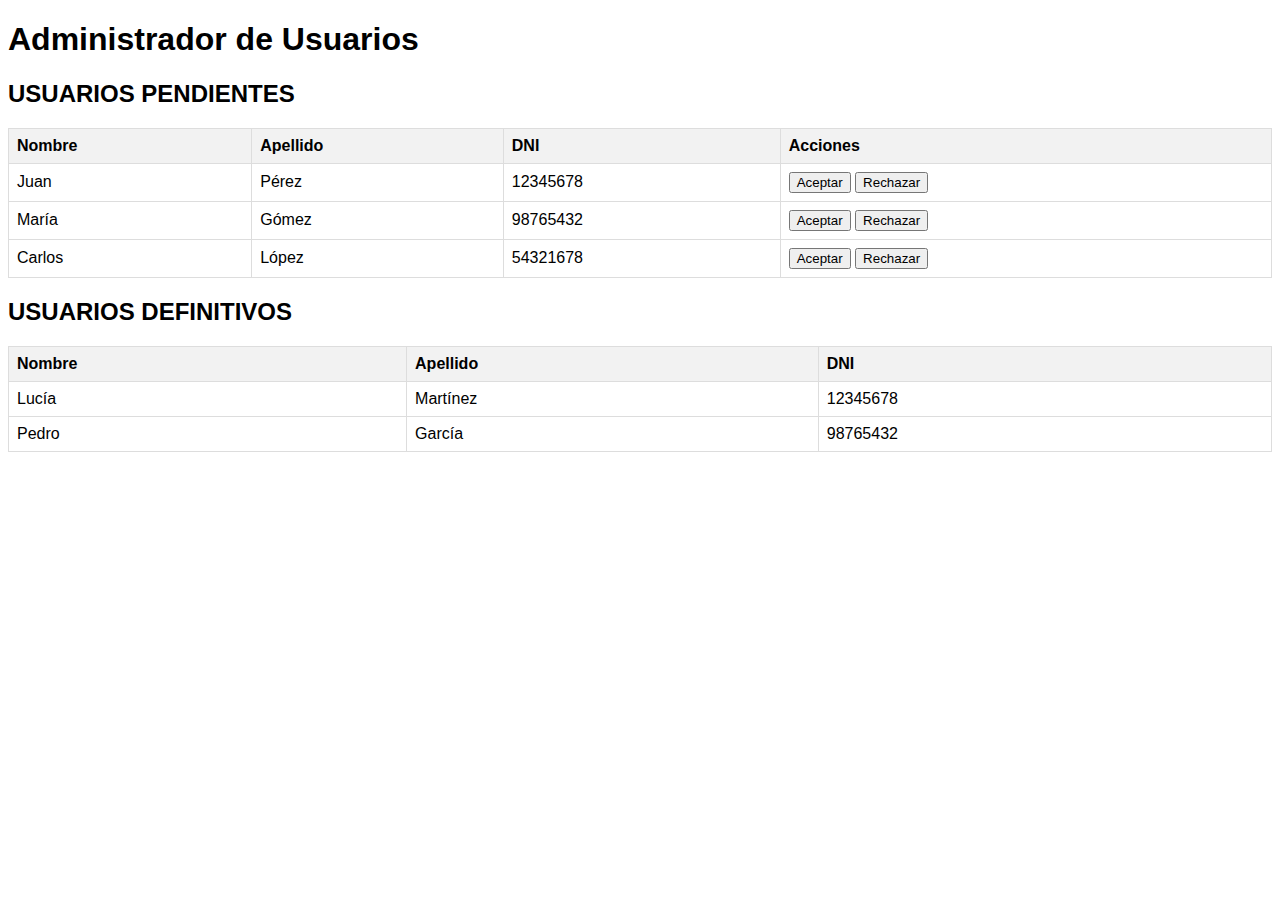
<file: administrador.html>
<!DOCTYPE html>
<html lang="es">

<head>
    <meta charset="UTF-8" />
    <meta name="viewport" content="width=device-width, initial-scale=1.0" />
    <title>Administrador de Usuarios</title>
    <link rel="stylesheet" href="administrador.css" />
    <link rel="icon" type="image/x-icon" href="/assets/Clinic-solution-logo2.jpeg" />
</head>

<body>
    <h1>Administrador de Usuarios</h1>
    <h2>USUARIOS PENDIENTES</h2>
    <table id="tablaUsuariosPendientes">
        <thead>
            <tr>
                <th>Nombre</th>
                <th>Apellido</th>
                <th>DNI</th>
                <th>Acciones</th>
            </tr>
        </thead>
        <tbody>
            <!-- Aquí se llenarán dinámicamente los datos de los usuarios pendientes -->
        </tbody>
    </table>

    <h2>USUARIOS DEFINITIVOS</h2>
    <table id="tablaUsuariosDefinitivos">
        <thead>
            <tr>
                <th>Nombre</th>
                <th>Apellido</th>
                <th>DNI</th>
            </tr>
        </thead>
        <tbody>
            <!-- Aquí se llenarán dinámicamente los datos de los usuarios definitivos -->
        </tbody>
    </table>

    <script src="./registro-ingresoJS/controladoresPrincipal/administrador.js"></script>
</body>

</html>
</file>
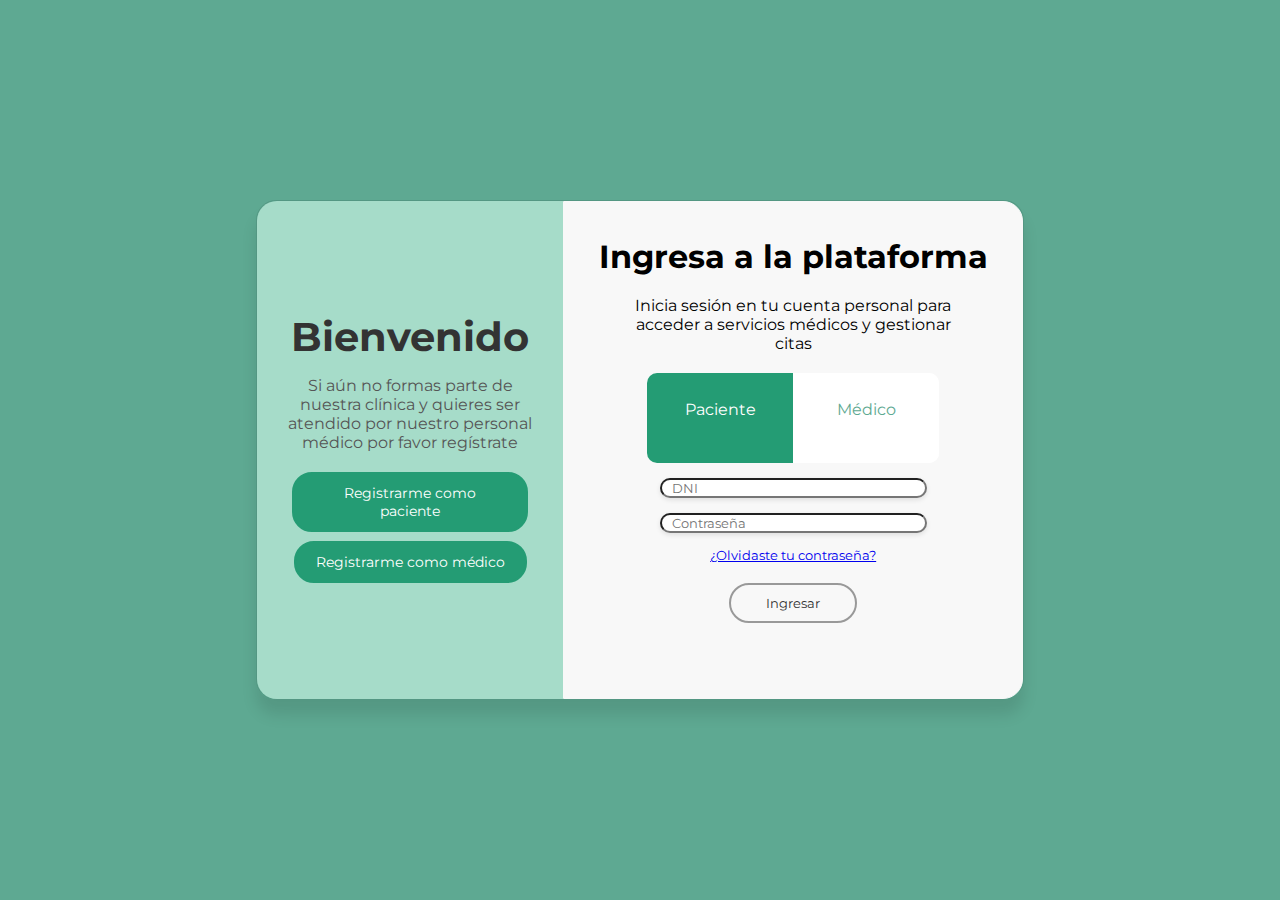
<file: login.html>
<!DOCTYPE html>
<html lang="es">

<head>
    <meta charset="UTF-8">
    <meta name="viewport" content="width=device-width, initial-scale=1.0">
    <title>Login | Clínica del código</title>
    <link rel="stylesheet" href="login.css">
    <link
    rel="icon"
    type="image/x-icon"
    href="/assets/Clinic-solution-logo2.jpeg"
  />
    <!--Fonts-->
    <link rel="preconnect" href="https://fonts.googleapis.com">
    <link rel="preconnect" href="https://fonts.gstatic.com" crossorigin>
    <link href="https://fonts.googleapis.com/css2?family=Montserrat:wght@300;400;500;600;700&display=swap"
        rel="stylesheet">
</head>

<body>
    <div class="contenedor-infoyform">
        <div class="informacion">
            <div class="info-hijos">
                <h2>Bienvenido</h2>
                <p>Si aún no formas parte de nuestra clínica y quieres ser atendido por nuestro personal médico por
                    favor regístrate</p>
                <div class="botones">
                    <a href="signin.html?boton=registro_pacientes" id="registrarme_btn">Registrarme como paciente</a>
                    <a href="signin.html?boton=registro_medicos" id="registrarme_btn">Registrarme como médico</a>
                </div>
            </div>
        </div>
        <div class="informacion-form">
            <div class="info-form-hijos">
                <div class="info-form-title">
                    <h2 id="ingresa">Ingresa a la plataforma</h2>
                    <p class="parrafosMostrar" id="parrafoPaciente">Inicia sesión en tu cuenta personal para acceder a servicios médicos y gestionar citas</p>
                    <p class="parrafosMostrar" id="parrafoMedico">Ingresa a la plataforma con tus datos de personal de la clínica</p>
                </div>

                <form class="form" id="formulario">
                    <div class="perfil">

                        <input type="radio" id="paciente" name="perfil" value="1" onclick="mostrarParrafo('parrafoPaciente')" checked>
                        <label for="paciente">Paciente</label>

                        <input type="radio" id="medico" name="perfil" value="2" onclick="mostrarParrafo('parrafoMedico')">
                        <label for="medico">Médico</label>

                    </div>

                    <label>
                        <input id="usuario" type="text" placeholder="DNI">
                  </label>
                    <label>
                        <input id="contra" type="password" placeholder="Contraseña">
                    </label>

                    <a href="recupContra.html" id="recupContra"><span>¿Olvidaste tu contraseña?</span></a>

                    <input type="submit" id="ingresar_btn" value="Ingresar">

                </form>
                <span class="error" id="errorLogIn">Usuario o contraseña incorrecto</span>
                <span class="error" id="errorDNI">Ingrese un DNI válido</span>
                <span class="error" id="errorMat">Ingrese una matrícula válida</span>
            </div>


        </div>
    </div>

    <script src="./registro-ingresoJS/controladoresVistas/login.js"></script>
</body>

</html>
</file>
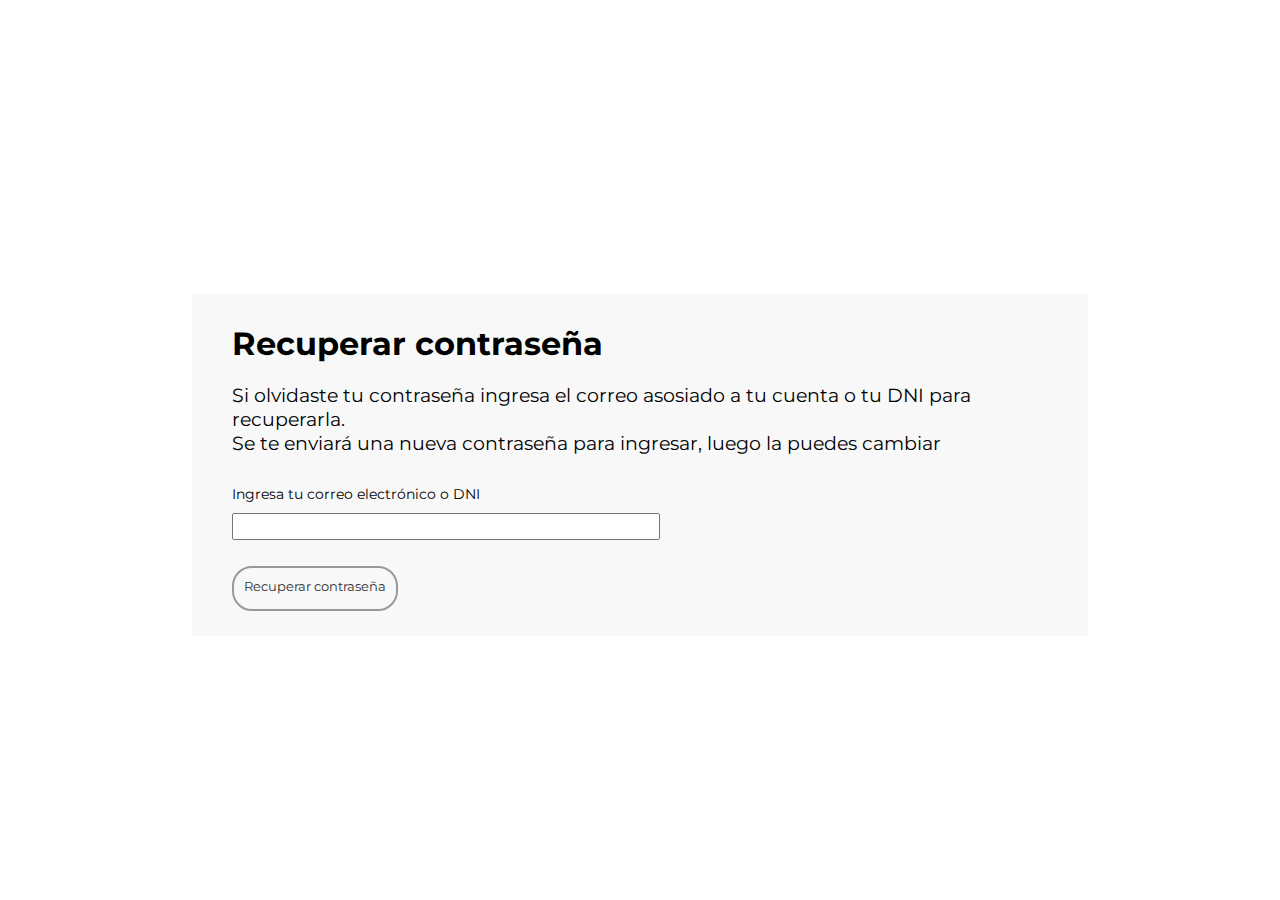
<file: recupContra.html>
<!DOCTYPE html>
<html lang="es">
<head>
    <meta charset="UTF-8">
    <meta name="viewport" content="width=device-width, initial-scale=1.0">
    <title>Recuperar contraseña | Clínica del Código</title>
    <link rel="stylesheet" href="recupContra.css">
    <link
    rel="icon"
    type="image/x-icon"
    href="/assets/Clinic-solution-logo2.jpeg"
  />
    <!--Fonts-->
    <link rel="preconnect" href="https://fonts.googleapis.com">
    <link rel="preconnect" href="https://fonts.gstatic.com" crossorigin>
    <link href="https://fonts.googleapis.com/css2?family=Montserrat:wght@300;400;500;600;700&display=swap" rel="stylesheet">
</head>
<body>
    <div class="contenedor">
        <h2 class="title">Recuperar contraseña</h2>
        <div class="contenedorForm" id="contForm">
            <div class="parrafo">
                <p>Si olvidaste tu contraseña ingresa el correo asosiado a tu cuenta o tu DNI para recuperarla.
                    <br>
                Se te enviará una nueva contraseña para ingresar, luego la puedes cambiar</p>
            </div>
            <div class="datos">
                <form class="formRecuperacion" id="formRec">
                    <label for="datoUsuario">Ingresa tu correo electrónico o DNI</label>
                    <input id="datoUsuario" type="text">
    
                    <input id="recuperar_btn" type="submit" value="Recuperar contraseña">
                    <span class="error" id="errorMail">No existe una cuenta con el correo electrónico ingresado</span>
                    <span class="error" id="errorDNI">No existe una cuenta con el DNI ingresado</span>
                </form>
            </div>
        </div>

        <div class="contenedorMensaje" id="contMensaje">
            <div class="mensajeRecuperacion">
                <p>Hemos enviado un mail al correo asociado a tu cuenta. No olvides revisar tu correo no deseado.</p>
                <br>
                <p>Tienes 30 minutos para recuperar tu cuenta, pasado ese tiempo el mail será inválido y deberás reiniciar el proceso de recuperación</p>

            </div>
            <a href="login.html" id="volver_btn" type="submit">Volver a Ingresar</a>
        </div>
    </div>

    <script src="./registro-ingresoJS/controladoresVistas/recupContra.js"></script>
</body>
</html>
</file>
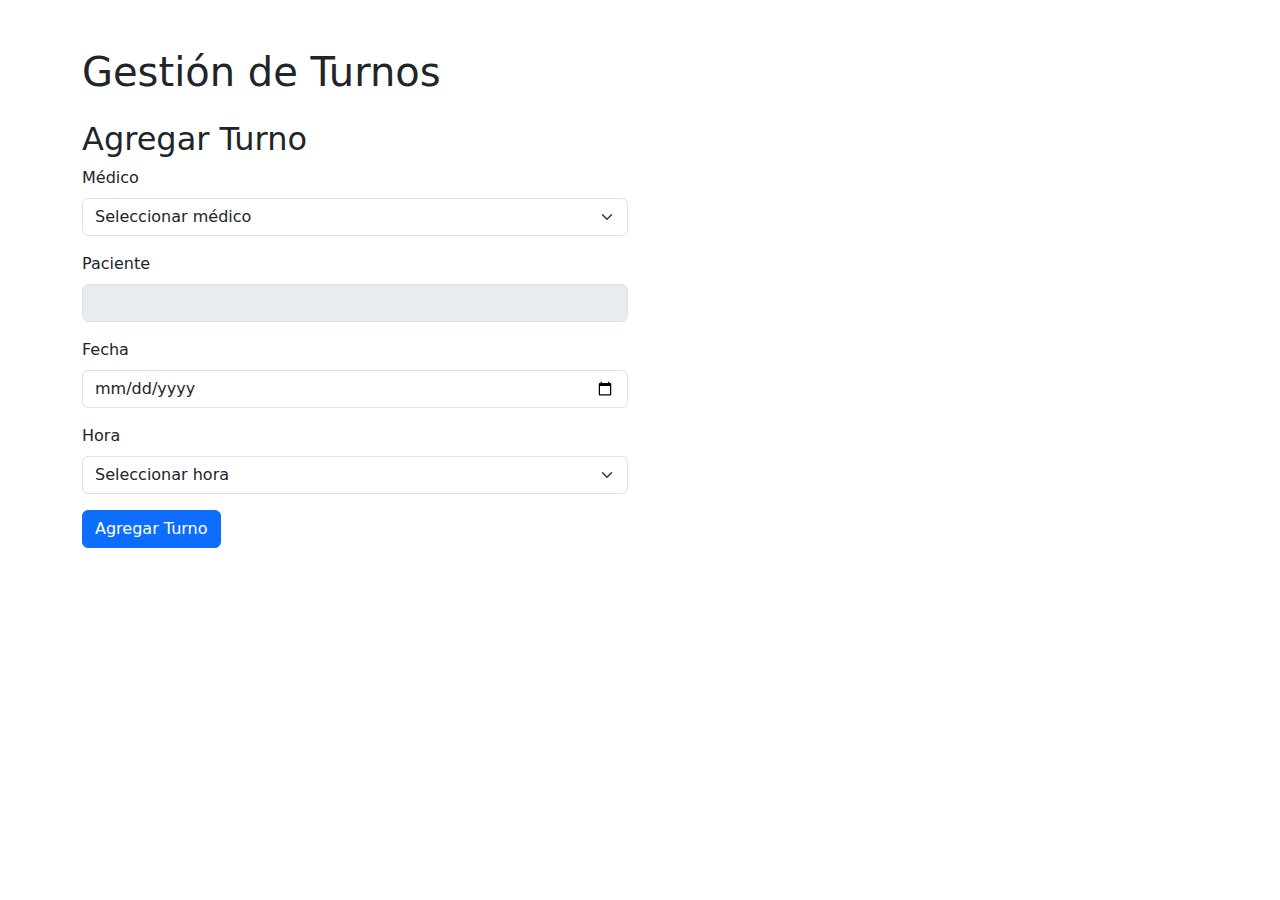
<file: reservarTurno.html>
<!DOCTYPE html>
<html lang="es">
<head>
    <meta charset="UTF-8">
    <meta name="viewport" content="width=device-width, initial-scale=1.0">
    <title>Gestión de Turnos</title>
    <!-- Bootstrap CSS -->
    <link href="https://cdn.jsdelivr.net/npm/bootstrap@5.3.0-alpha1/dist/css/bootstrap.min.css" rel="stylesheet">
</head>
<body>

    <div class="container mt-5">
        <h1>Gestión de Turnos</h1>
        <div class="row mt-4">
            <div class="col-md-6">
                <h2>Agregar Turno</h2>
                <form id="formAgregarTurno">
                    <div class="mb-3">
                        <label for="selectMedico" class="form-label">Médico</label>
                        <select class="form-select" id="selectMedico">
                            <option selected>Seleccionar médico</option>
                        </select>
                    </div>
                    <div class="mb-3">
                        <label class="form-label">Paciente</label>
                        <input type="text" class="form-control" id="inputPaciente" disabled>
                    </div>
                    <div class="mb-3">
                        <label for="inputFecha" class="form-label">Fecha</label>
                        <input type="date" class="form-control" id="inputFecha">
                    </div>
                    <div class="mb-3">
                        <label for="selectHora" class="form-label">Hora</label>
                        <select class="form-select" id="selectHora">
                            <option selected>Seleccionar hora</option>
                        </select>
                    </div>
                    <button type="submit" class="btn btn-primary">Agregar Turno</button>
                </form>
            </div>
        </div>
    </div>

<!-- Bootstrap JS (requerido para los componentes de JavaScript de Bootstrap) -->
<script src="https://cdn.jsdelivr.net/npm/bootstrap@5.3.0-alpha1/dist/js/bootstrap.bundle.min.js"></script>
<!-- Controlador de vista (UI) -->
<script src="./registro-ingresoJS/controladoresVistas/reservarTurno.js"></script>
</body>
</html>
</file>
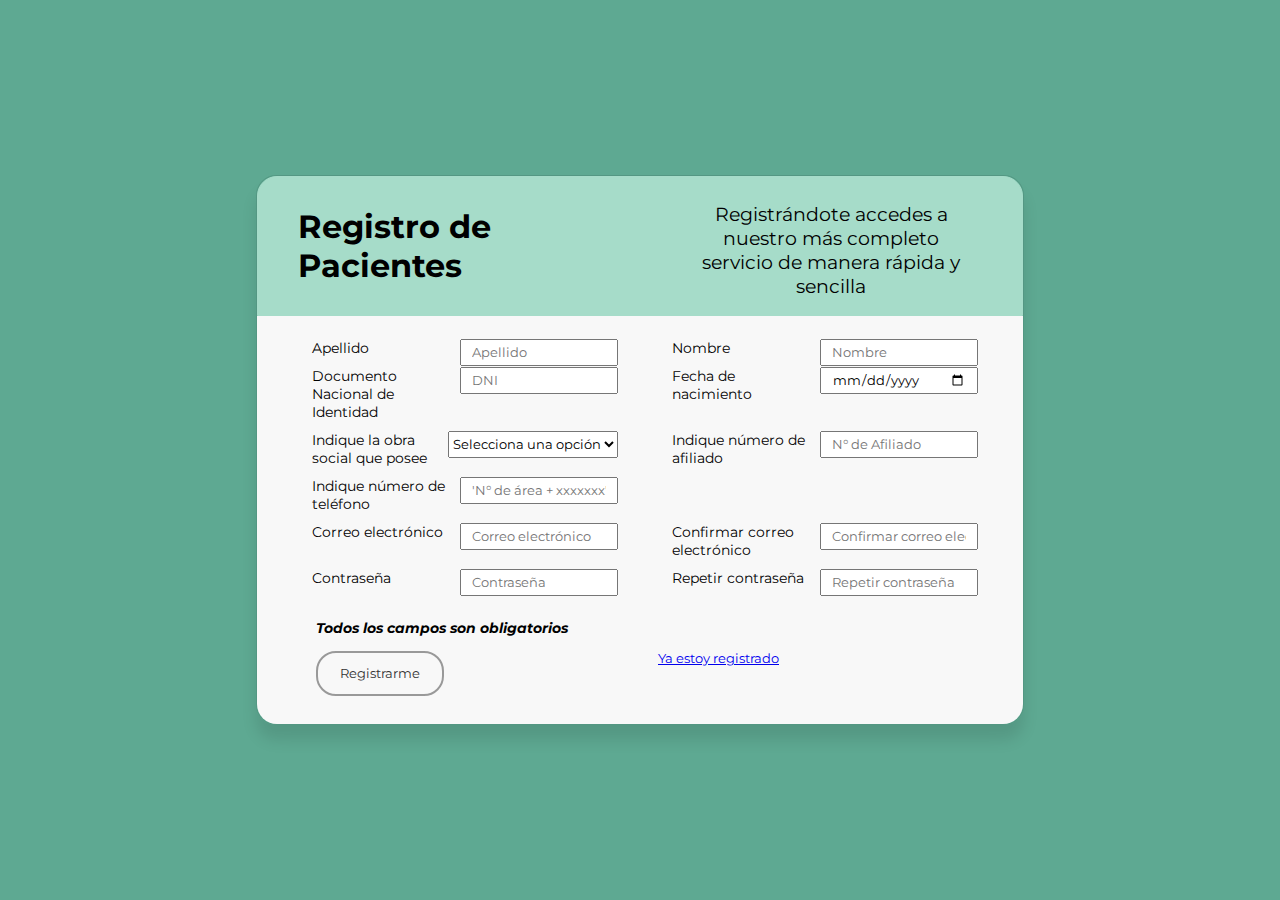
<file: signin.html>
<!DOCTYPE html>
<html lang="en">

<head>
    <meta charset="UTF-8">
    <meta name="viewport" content="width=device-width, initial-scale=1.0">
    <title>Sign in | Clínica del código</title>
    <link rel="stylesheet" href="signin.css">

    <!--Fonts-->
    <link rel="preconnect" href="https://fonts.googleapis.com">
    <link rel="preconnect" href="https://fonts.gstatic.com" crossorigin>
    <link href="https://fonts.googleapis.com/css2?family=Montserrat:wght@300;400;500;600;700&display=swap"
        rel="stylesheet">
</head>

<body>
    <div class="contenedor">
        <div class="title" id="titlePac">
            <h2 class="subtitle" id="subtitlePac">Registro de Pacientes</h2>
            <p>Registrándote accedes a nuestro más completo servicio de manera rápida y sencilla</p>
        </div>

        <div class="title" id="titleMed">
            <h2 class="subtitle" id="subtitleMed">Registro del Personal Médico</h2>
            <p>Para brindar tus servicios a quienes lo necesitan de forma ordenada y rápida</p>
        </div>

        <div class="parte2">
            <form class="formPacientes" id="formPac" onsubmit="return validarFormulario('paciente')">
                <div class="datos">
                    <div class="dato">
                        <label for="apellido">Apellido</label>
                        <input id="apellido" type="text" placeholder="Apellido">

                    </div>
                    <div class="dato">
                        <label for="nombre">Nombre</label>
                        <input id="nombre" type="text" placeholder="Nombre" required>
                    </div>
                    <div class="dato">
                        <label for="dni">Documento Nacional de Identidad</label>
                        <input id="dni" type="number" placeholder="DNI" required>
                    </div>
                    <div class="dato">
                        <label for="fechaNac">Fecha de nacimiento</label>
                        <input id="fechaNac" type="date" required>
                    </div>
                    <div class="dato">
                        <label for="obraSocial">Indique la obra social que posee</label>
                        <select name="obrasSociales" id="obraSocial" required>
                            <option value="defecto">Selecciona una opción</option>
                            <option value="No">No poseo obra social</option>
                            <option value="os1">Obra social 1</option>
                            <option value="os2">Obra social 2</option>
                            <option value="os3">Obra social 3</option>
                        </select>
                    </div>
                    <div class="dato">
                        <label for="numAfil">Indique número de afiliado</label>
                        <input id="numAfil" type="text" placeholder="N° de Afiliado" required>
                    </div>
                    <div class="dato">
                        <label for="contacto">Indique número de teléfono</label>
                        <input id="contacto" type="tel" placeholder="'N° de área + xxxxxxx'" required>
                    </div>
                </div>
                <div class="datos2">
                    <div class="dato">
                        <label for="correo1">Correo electrónico</label>
                        <input id="correo1" type="email" placeholder="Correo electrónico" required>
                    </div>
                    <div class="dato">
                        <label for="correo2">Confirmar correo electrónico</label>
                        <input id="correo2" type="email" placeholder="Confirmar correo electrónico" required>
                    </div>
                    <div class="dato">
                        <label for="contra1">Contraseña</label>
                        <input id="contra1" type="password" placeholder="Contraseña" required>
                    </div>
                    <div class="dato">
                        <label for="contra2">Repetir contraseña</label>
                        <input id="contra2" type="password" placeholder="Repetir contraseña" required>
                    </div>
                </div>

                <p>Todos los campos son obligatorios</p>

                <div class="botones">
                    <div class="primer_btn">
                        <input type="submit" id="registrar_btn" value="Registrarme">
                    </div>
                    <div class="segundo_btn">
                        <a href="login.html"><span>Ya estoy registrado</span></a>
                    </div>
                    <!-- <div class="tercer_btn">
                        <a href="#" id="registroPersonal" onclick="mostrarForm('formMed')"><span>Registro del personal</span></a>
                    </div> -->
                </div>

            </form>

            <form class="formMedicos" id="formMed" onsubmit="return validarFormulario('medico')">
                <div class="datos">
                    <div class="dato">
                        <label for="apellidoM">Apellido</label>
                        <input id="apellidoM" type="text" placeholder="Apellido">

                    </div>
                    <div class="dato">
                        <label for="nombreM">Nombre</label>
                        <input id="nombreM" type="text" placeholder="Nombre">
                    </div>
                    <div class="dato">
                        <label for="dniM">Documento Nacional de Identidad</label>
                        <input id="dniM" type="number" placeholder="DNI">
                    </div>
                    <div class="dato">
                        <label for="fechaNacM">Fecha de nacimiento</label>
                        <input id="fechaNacM" type="date">
                    </div>
                    <div class="dato">
                        <label for="matriculaM">Indique matrícula profesional</label>
                        <input id="matriculaM" type="text" placeholder="N° de Matrícula">
                    </div>
                    <div class="dato">
                        <label for="contactoM">Indique número de teléfono</label>
                        <input id="contactoM" type="tel" placeholder="'N° de área + xxxxxxx'">
                    </div>


                    <div class="dato">
                        <label for="correo1M">Correo electrónico</label>
                        <input id="correo1M" type="email" placeholder="Correo electrónico">
                    </div>
                    <div class="dato">
                        <label for="correo2M">Confirmar correo electrónico</label>
                        <input id="correo2M" type="email" placeholder="Confirmar correo electrónico">
                    </div>
                    <div class="dato">
                        <label for="contra1M">Contraseña</label>
                        <input id="contra1M" type="password" placeholder="Contraseña">
                    </div>
                    <div class="dato">
                        <label for="contra2M">Repetir contraseña</label>
                        <input id="contra2M" type="password" placeholder="Repetir contraseña">
                    </div>
                </div>

                <p>Todos los campos son obligatorios</p>

                <div class="botones">
                    <div class="primer_btn">
                        <input type="submit" id="registrarM_btn" value="Registrarme">
                    </div>
                    <div class="segundo_btn">
                        <a href="login.html"><span>Ya estoy registrado</span></a>
                    </div>
                    <!-- <div class="tercer_btn">
                        <a href="#" id="volver" onclick="mostrarForm('formPac')"><span>Volver al registro de pacientes</span></a>
                    </div> -->
                </div>

            </form>

        </div>
    </div>

    <script src="./registro-ingresoJS/controladoresVistas/signin.js"></script>
</body>

</html>
</file>
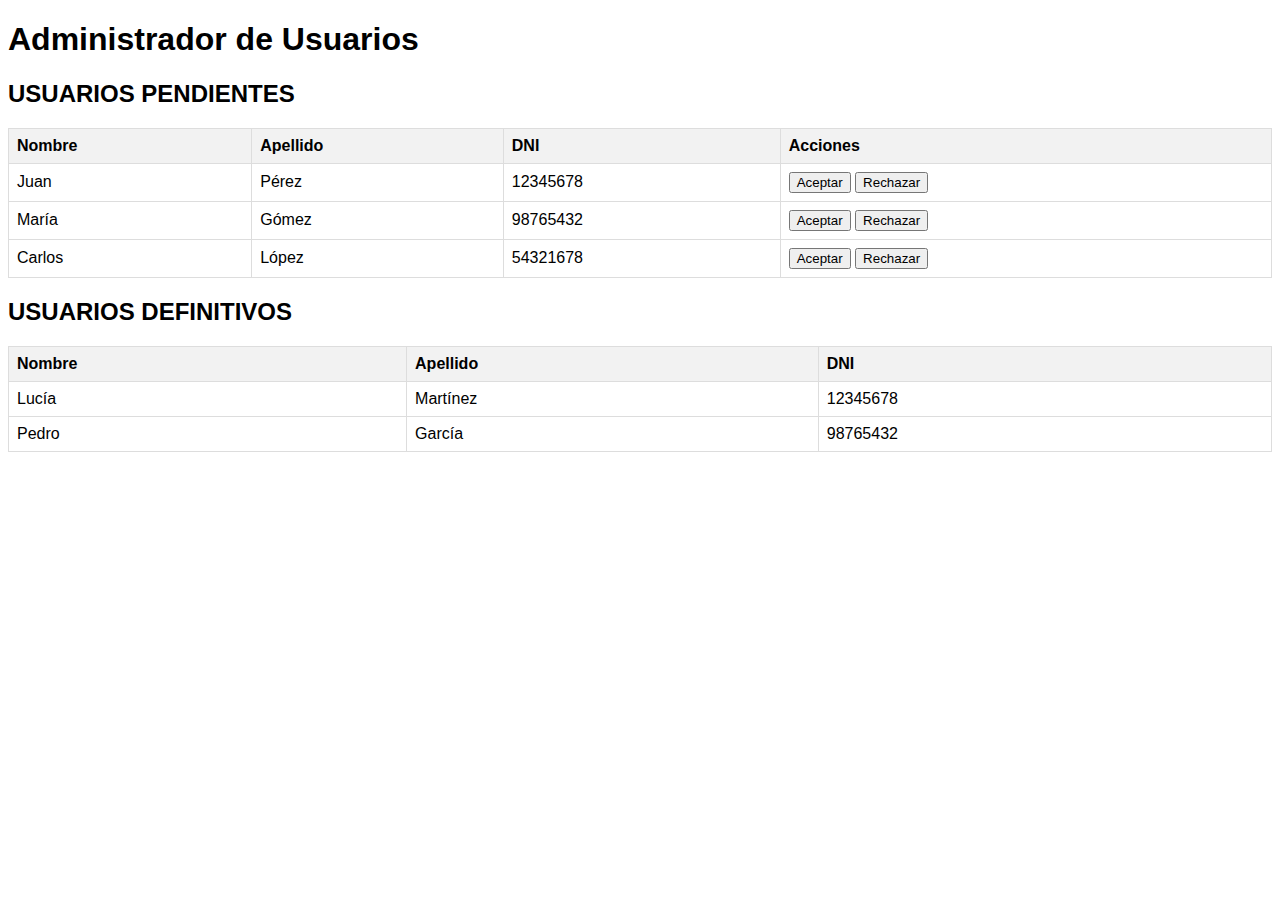
<file: pages/administrador.html>
<!DOCTYPE html>
<html lang="es">

<head>
    <meta charset="UTF-8" />
    <meta name="viewport" content="width=device-width, initial-scale=1.0" />
    <title>Administrador de Usuarios</title>
    <link rel="stylesheet" href="/css/administrador.css" />
    <link rel="icon" type="image/x-icon" href="/assets/Clinic-solution-logo2.jpeg" />
</head>

<body>
    <h1>Administrador de Usuarios</h1>
    <h2>USUARIOS PENDIENTES</h2>
    <table id="tablaUsuariosPendientes">
        <thead>
            <tr>
                <th>Nombre</th>
                <th>Apellido</th>
                <th>DNI</th>
                <th>Acciones</th>
            </tr>
        </thead>
        <tbody>
            <!-- Aquí se llenarán dinámicamente los datos de los usuarios pendientes -->
        </tbody>
    </table>

    <h2>USUARIOS DEFINITIVOS</h2>
    <table id="tablaUsuariosDefinitivos">
        <thead>
            <tr>
                <th>Nombre</th>
                <th>Apellido</th>
                <th>DNI</th>
            </tr>
        </thead>
        <tbody>
            <!-- Aquí se llenarán dinámicamente los datos de los usuarios definitivos -->
        </tbody>
    </table>

    <script src="/registro-ingresoJS/controladoresPrincipal/administrador.js"></script>
</body>

</html>
</file>
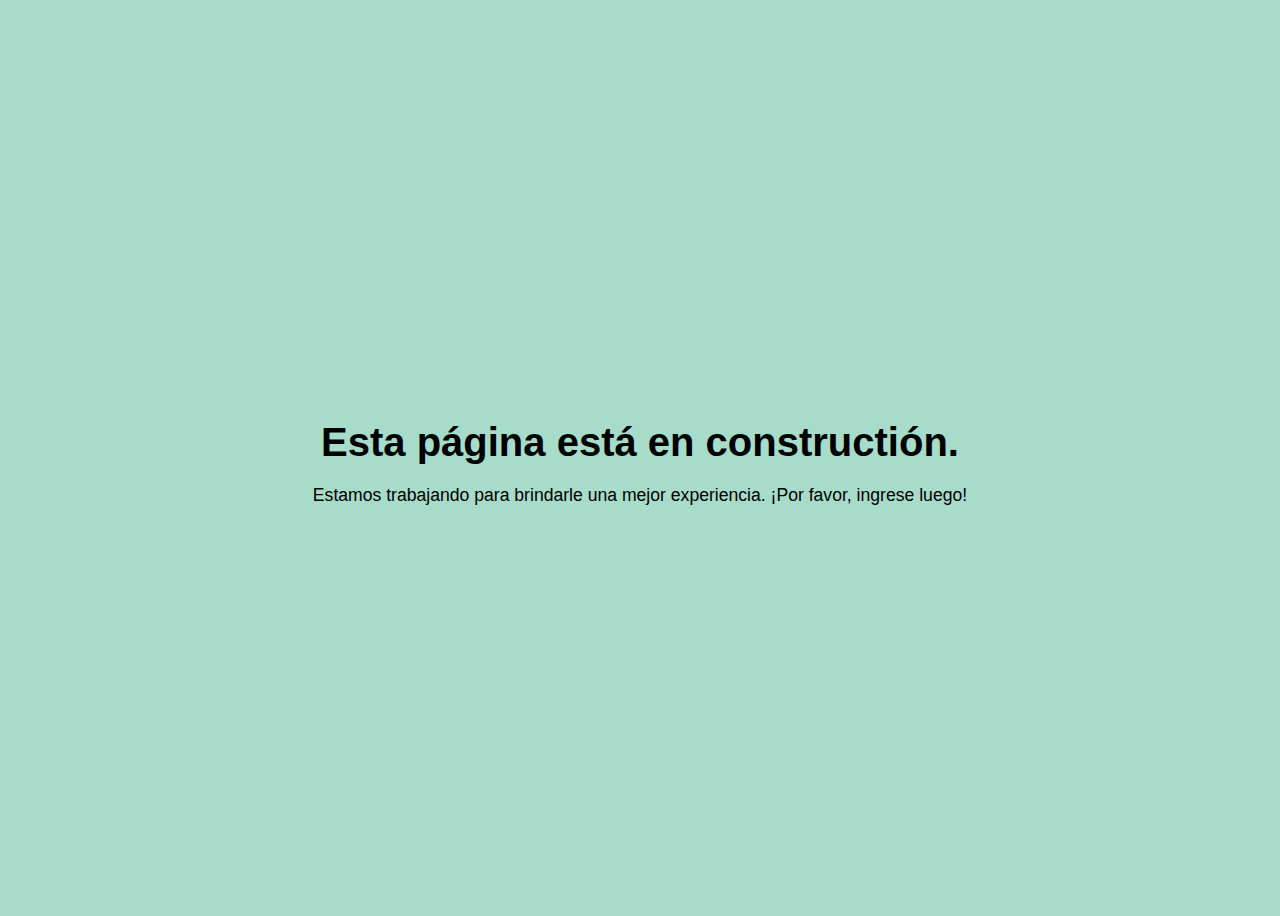
<file: pages/construccion.html>
<!DOCTYPE html>
<html lang="en">
<head>
    <meta charset="UTF-8">
    <meta name="viewport" content="width=device-width, initial-scale=1.0">
    <title>Under Construction</title>
    <link rel="stylesheet" type="text/css" href="../css/construccion.css">
        
    
</head>
<body>
    <h1>Esta página está en constructión.</h1>
    <p>Estamos trabajando para brindarle una mejor experiencia. ¡Por favor, ingrese luego!</p>
</body>
</html>
</file>
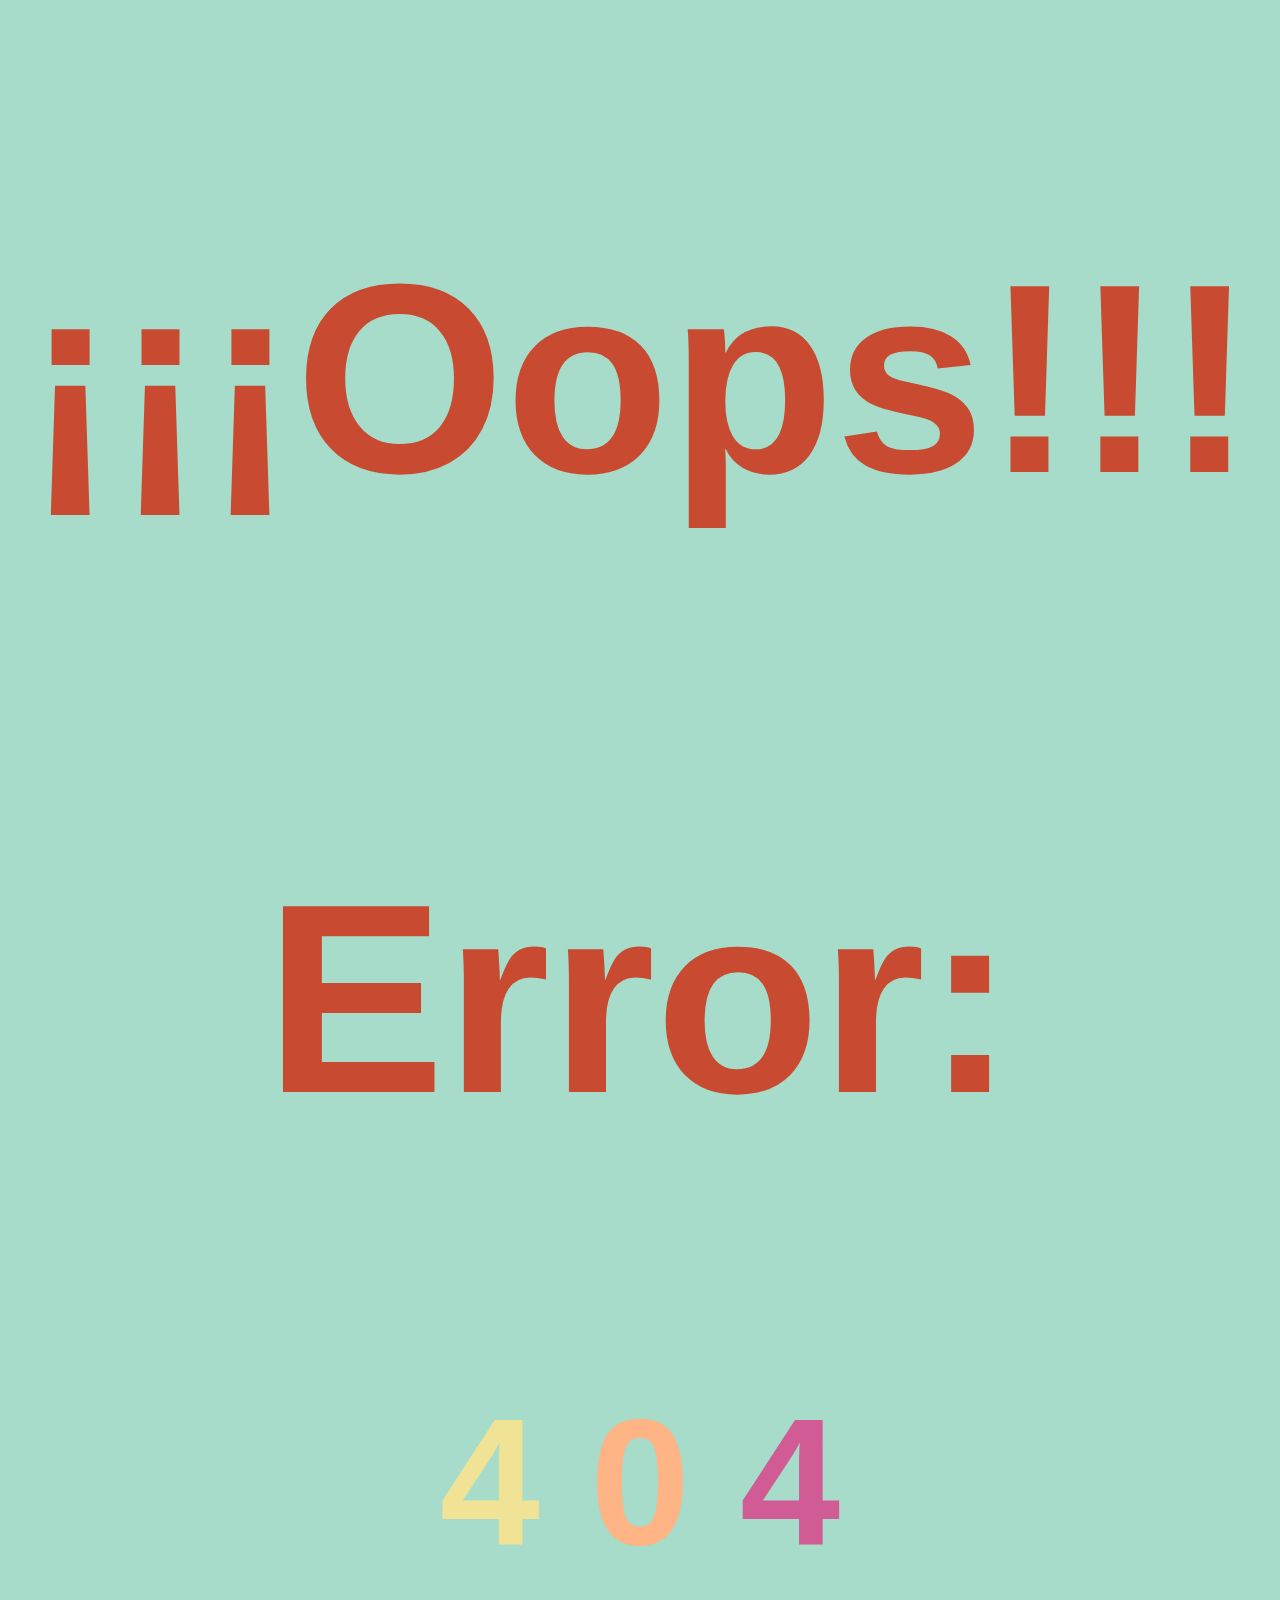
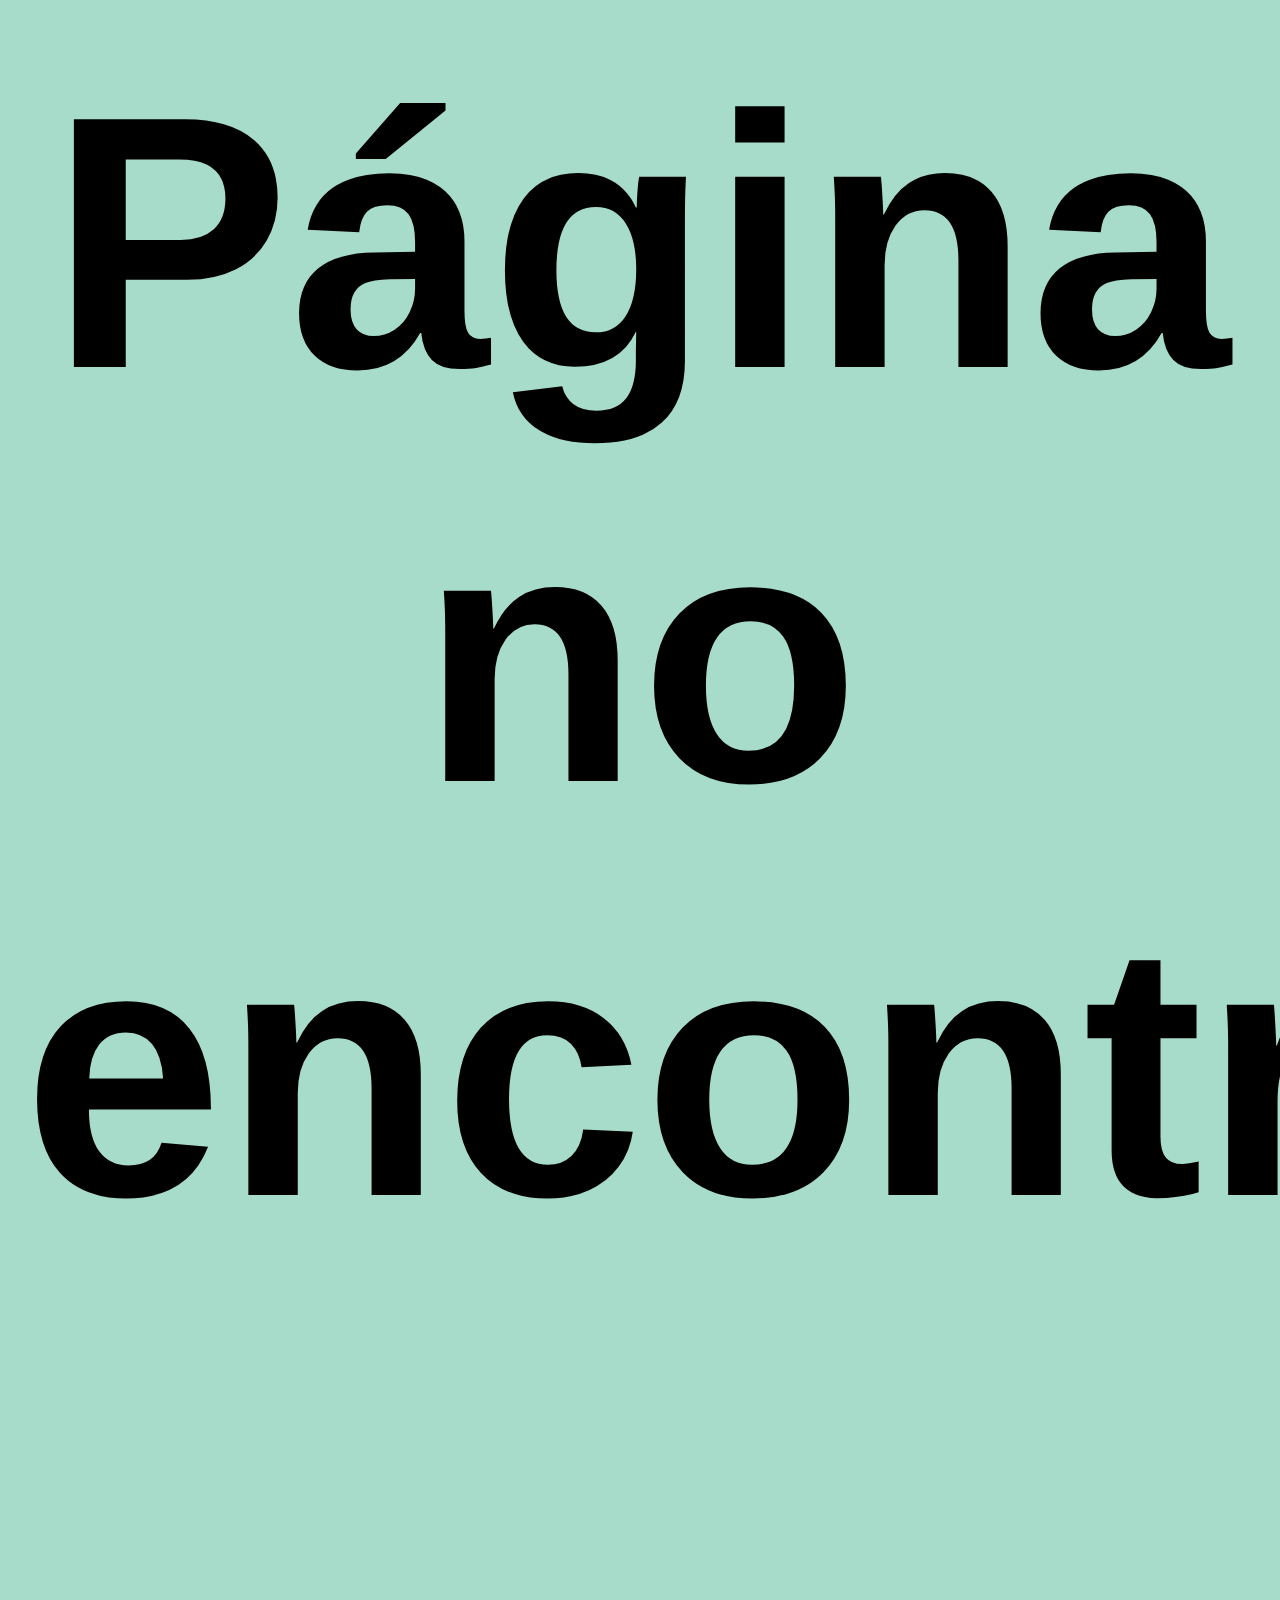
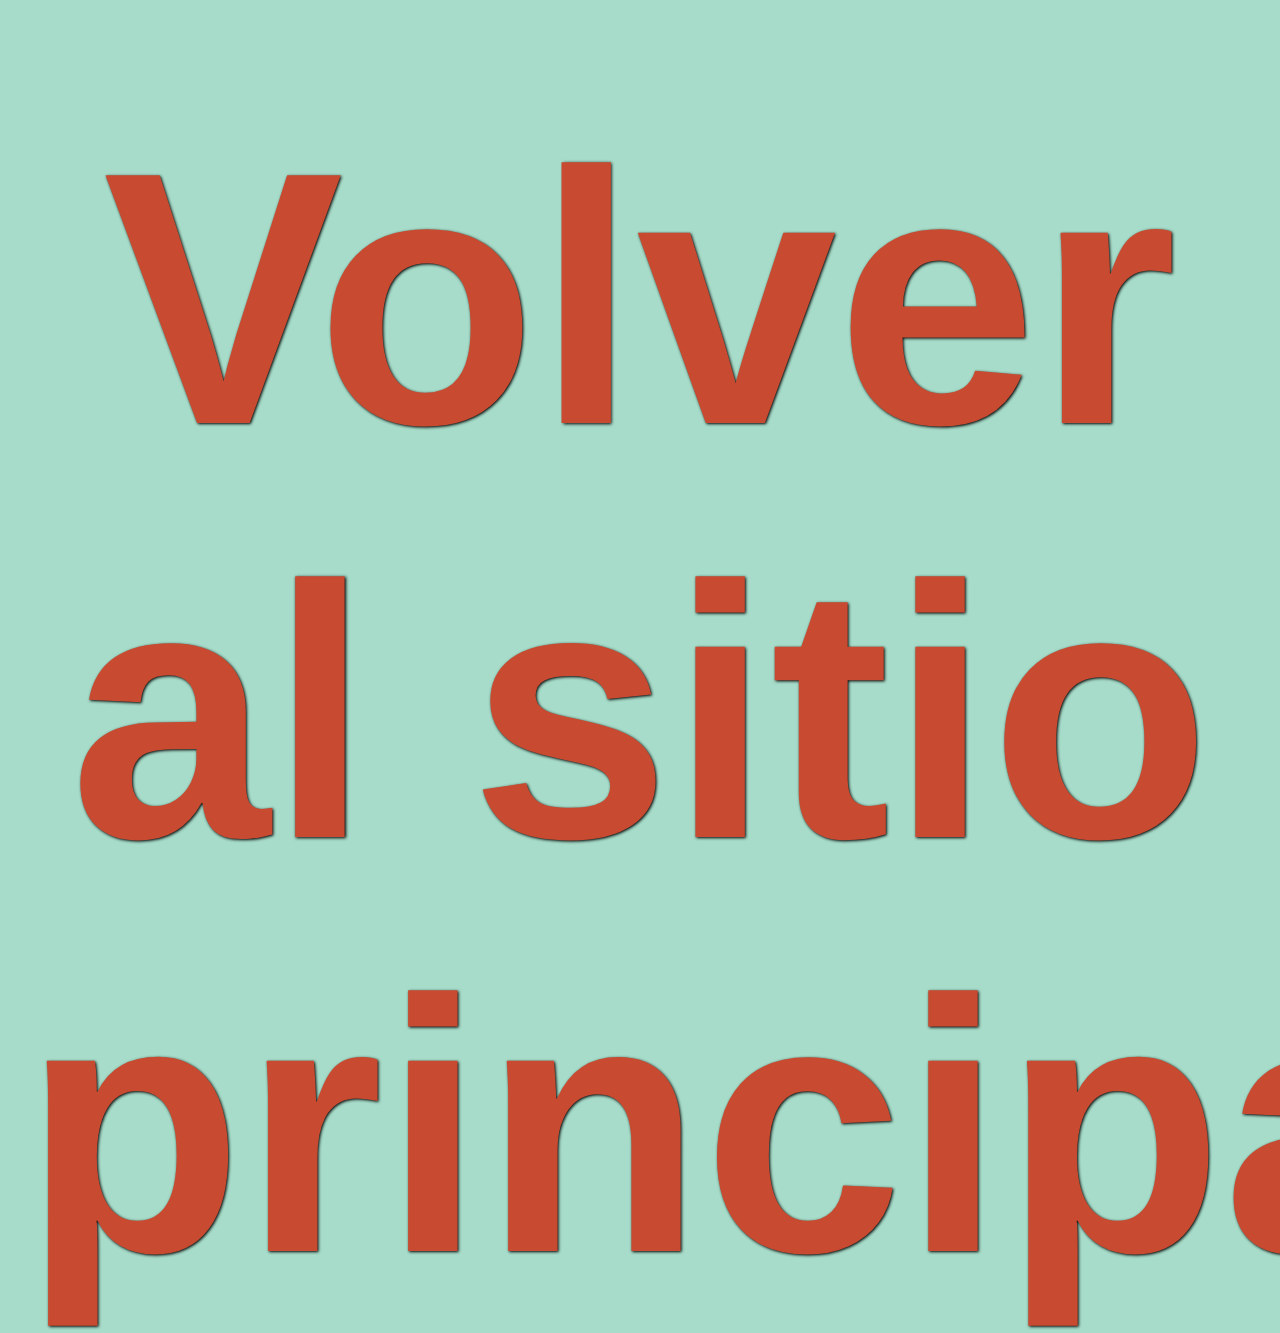
<file: pages/error404.html>
<!DOCTYPE html>
<html lang="en">

<head>
    <meta charset="UTF-8">
    <meta name="viewport" content="width=device-width, initial-scale=1.0">
   <!-- Meta etiquetas para título, descripción y keywords -->
   <title>Error 404: Pagina no encontrada </title>
   <meta name="description" content="Oops, parece que te has perdido. La página que buscas no se encuentra en este sitio. Te invitamos a volver a la página de inicio o utilizar nuestra barra de búsqueda para encontrar el contenido que necesitas. Si tienes alguna pregunta, no dudes en ponerte en contacto con nosotros. Disculpa las molestias.">
   
    
    <link href="https://cdn.jsdelivr.net/npm/bootstrap@5.0.2/dist/css/bootstrap.min.css" rel="stylesheet"
        integrity="sha384-EVSTQN3/azprG1Anm3QDgpJLIm9Nao0Yz1ztcQTwFspd3yD65VohhpuuCOmLASjC" crossorigin="anonymous">
    <link rel="stylesheet" href="../css/error.css">

        <!-- Favicon -->
        <link rel="apple-touch-icon" sizes="57x57" href="Assets/img/favicon/apple-icon-57x57.png">
        <link rel="apple-touch-icon" sizes="60x60" href="Assets/img/favicon/apple-icon-60x60.png">
        <link rel="apple-touch-icon" sizes="72x72" href="Assets/img/favicon/apple-icon-72x72.png">
        <link rel="apple-touch-icon" sizes="76x76" href="Assets/img/favicon/apple-icon-76x76.png">
        <link rel="apple-touch-icon" sizes="114x114" href="Assets/img/favicon/apple-icon-114x114.png">
        <link rel="apple-touch-icon" sizes="120x120" href="Assets/img/favicon/apple-icon-120x120.png">
        <link rel="apple-touch-icon" sizes="144x144" href="Assets/img/favicon/apple-icon-144x144.png">
        <link rel="apple-touch-icon" sizes="152x152" href="Assets/img/favicon/apple-icon-152x152.png">
        <link rel="apple-touch-icon" sizes="180x180" href="Assets/img/favicon/apple-icon-180x180.png">
        <link rel="icon" type="image/png" sizes="192x192"  href="Assets/img/favicon/android-icon-192x192.png">
        <link rel="icon" type="image/png" sizes="32x32" href="Assets/img/favicon/favicon-32x32.png">
        <link rel="icon" type="image/png" sizes="96x96" href="Assets/img/favicon/favicon-96x96.png">
        <link rel="icon" type="image/png" sizes="16x16" href="Assets/img/favicon/favicon-16x16.png">
        <link rel="manifest" href="Assets/img/favicon/manifest.json">
        <meta name="msapplication-TileColor" content="#000">
        <meta name="msapplication-TileImage" content="Assets/img/favicon/ms-icon-144x144.png">
        <meta name="theme-color" content="#000">

</head>

<body>
    <main>
        <section class="error">
            <h2 class="titulo">¡¡¡Oops!!!<br><br>Error:</h2>
            <span><span>4</span></span>
            <span>0</span>
            <span><span>4</span></span>
            <h1>Página no encontrada<br><br><a href="../index.html">Volver al sitio principal</a></h1>


        </section>
    </main>

    <script src="https://cdn.jsdelivr.net/npm/@popperjs/core@2.9.2/dist/umd/popper.min.js"
        integrity="sha384-IQsoLXl5PILFhosVNubq5LC7Qb9DXgDA9i+tQ8Zj3iwWAwPtgFTxbJ8NT4GN1R8p"
        crossorigin="anonymous"></script>
    <script src="https://cdn.jsdelivr.net/npm/bootstrap@5.0.2/dist/js/bootstrap.min.js"
        integrity="sha384-cVKIPhGWiC2Al4u+LWgxfKTRIcfu0JTxR+EQDz/bgldoEyl4H0zUF0QKbrJ0EcQF"
        crossorigin="anonymous"></script>

</body>

</html>
</file>
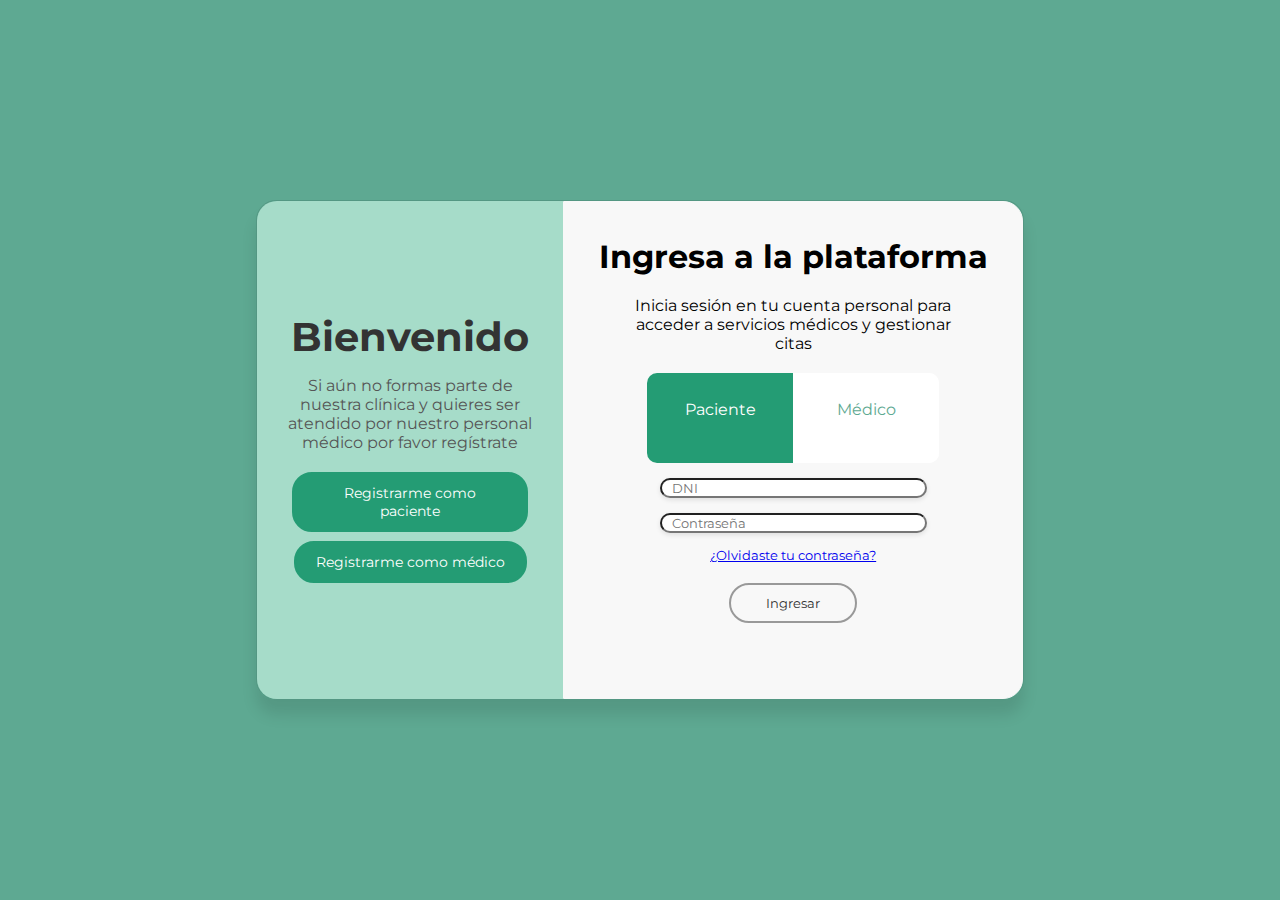
<file: pages/login.html>
<!DOCTYPE html>
<html lang="es">

<head>
    <meta charset="UTF-8">
    <meta name="viewport" content="width=device-width, initial-scale=1.0">
    <title>Login | Clínica del código</title>
    <link rel="stylesheet" href="/css/login.css">
    <link
    rel="icon"
    type="image/x-icon"
    href="/assets/Clinic-solution-logo2.jpeg"
  />
    <!--Fonts-->
    <link rel="preconnect" href="https://fonts.googleapis.com">
    <link rel="preconnect" href="https://fonts.gstatic.com" crossorigin>
    <link href="https://fonts.googleapis.com/css2?family=Montserrat:wght@300;400;500;600;700&display=swap"
        rel="stylesheet">
</head>

<body>
    <div class="contenedor-infoyform">
        <div class="informacion">
            <div class="info-hijos">
                <h2>Bienvenido</h2>
                <p>Si aún no formas parte de nuestra clínica y quieres ser atendido por nuestro personal médico por
                    favor regístrate</p>
                <div class="botones">
                    <a href="signin.html?boton=registro_pacientes" id="registrarme_btn">Registrarme como paciente</a>
                    <a href="signin.html?boton=registro_medicos" id="registrarme_btn">Registrarme como médico</a>
                </div>
            </div>
        </div>
        <div class="informacion-form">
            <div class="info-form-hijos">
                <div class="info-form-title">
                    <h2 id="ingresa">Ingresa a la plataforma</h2>
                    <p class="parrafosMostrar" id="parrafoPaciente">Inicia sesión en tu cuenta personal para acceder a servicios médicos y gestionar citas</p>
                    <p class="parrafosMostrar" id="parrafoMedico">Ingresa a la plataforma con tus datos de personal de la clínica</p>
                </div>

                <form class="form" id="formulario">
                    <div class="perfil">

                        <input type="radio" id="paciente" name="perfil" value="1" onclick="mostrarParrafo('parrafoPaciente')" checked>
                        <label for="paciente">Paciente</label>

                        <input type="radio" id="medico" name="perfil" value="2" onclick="mostrarParrafo('parrafoMedico')">
                        <label for="medico">Médico</label>

                    </div>

                    <label>
                        <input id="usuario" type="text" placeholder="DNI">
                  </label>
                    <label>
                        <input id="contra" type="password" placeholder="Contraseña">
                    </label>

                    <a href="recupContra.html" id="recupContra"><span>¿Olvidaste tu contraseña?</span></a>

                    <input type="submit" id="ingresar_btn" value="Ingresar">

                </form>
                <span class="error" id="errorLogIn">Usuario o contraseña incorrecto</span>
                <span class="error" id="errorDNI">Ingrese un DNI válido</span>
                <span class="error" id="errorMat">Ingrese una matrícula válida</span>
            </div>


        </div>
    </div>

    <script src="../registro-ingresoJS/controladoresVistas/login.js"></script>
</body>

</html>
</file>
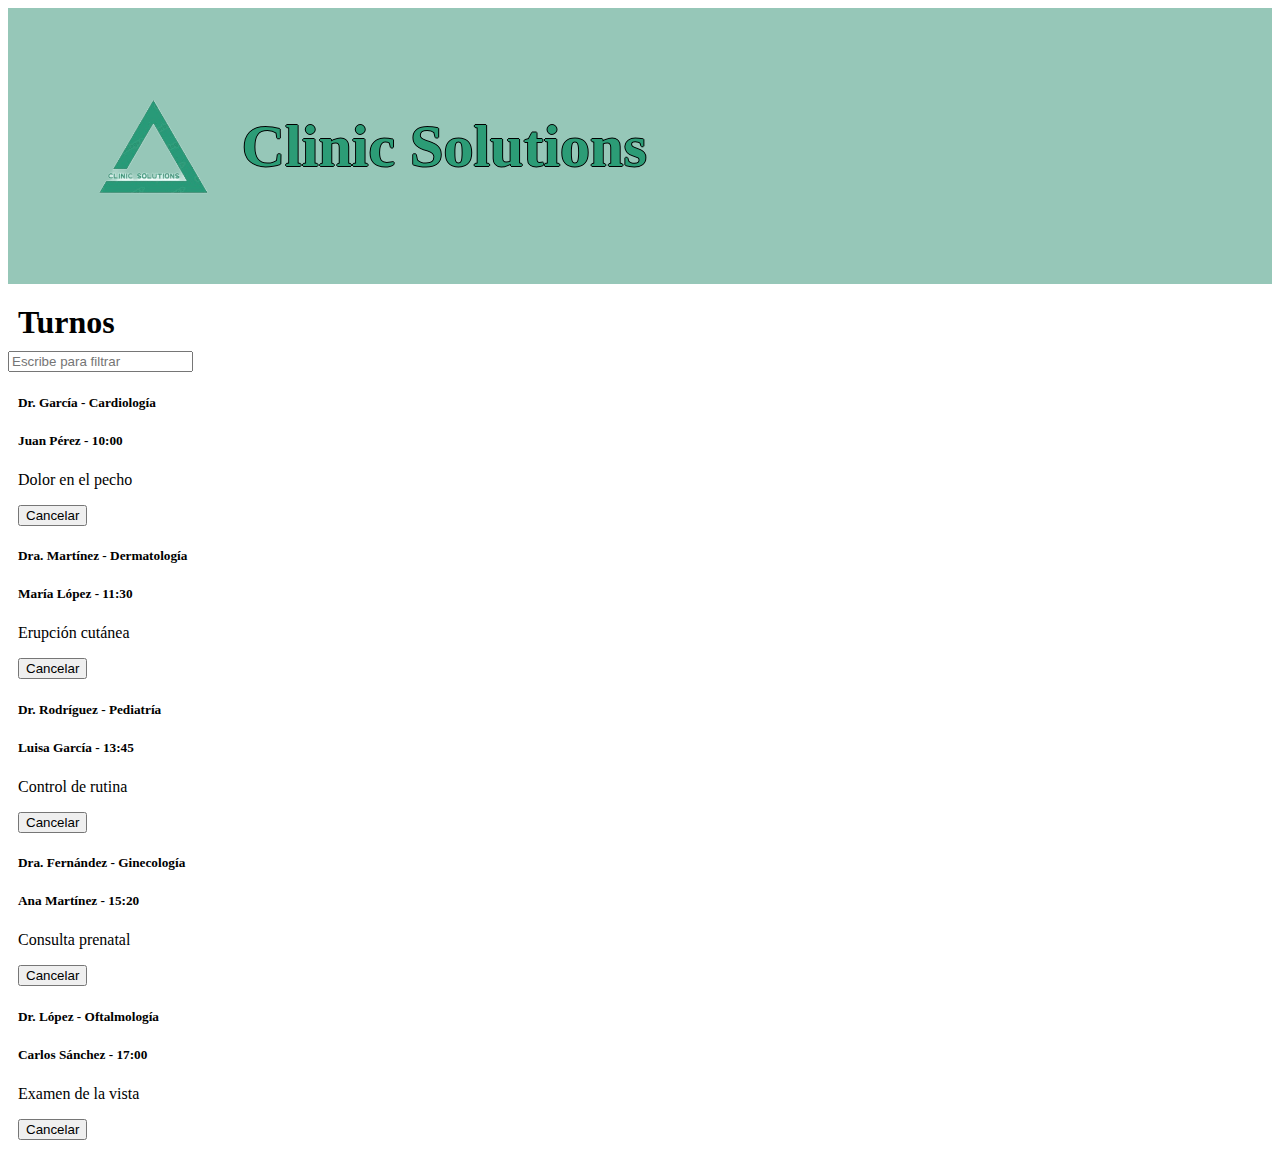
<file: pages/medicos.html>
<!DOCTYPE html>
<html lang="es">
<head>
    <meta charset="UTF-8">
    <meta name="viewport" content="width=device-width, initial-scale=1.0">
    <title>Portal Medicos</title>
    <link
    href="https://cdn.jsdelivr.net/npm/bootstrap@5.3.2/dist/css/bootstrap.min.css"
    rel="stylesheet"
    integrity="sha384-T3c6CoIi6uLrA9TneNEoa7RxnatzjcDSCmG1MXxSR1GAsXEV/Dwwykc2MPK8M2HN"
    crossorigin="anonymous"
  />
  <link rel="stylesheet" href="../css/medicos.css">
  <link
      rel="icon"
      type="image/x-icon"
      href="../assets/Clinic-solution-logo2.jpeg"
    />
</head>
<body>
  <header>
    <img src="../assets/logosinfondo.png" height="160px" alt="" ><h1>Clinic Solutions</h1>
  </header>
  <h1>Turnos</h1>

  
  <div class="container-fluid" id="filtrocontenedor">
  <input type="text" id="filtroInput" class="form-control" placeholder="Escribe para filtrar">
  </div>
  <div id="resultados"></div>

  <script src="../js/medicos.js"></script>

  </body>
</html>
</file>
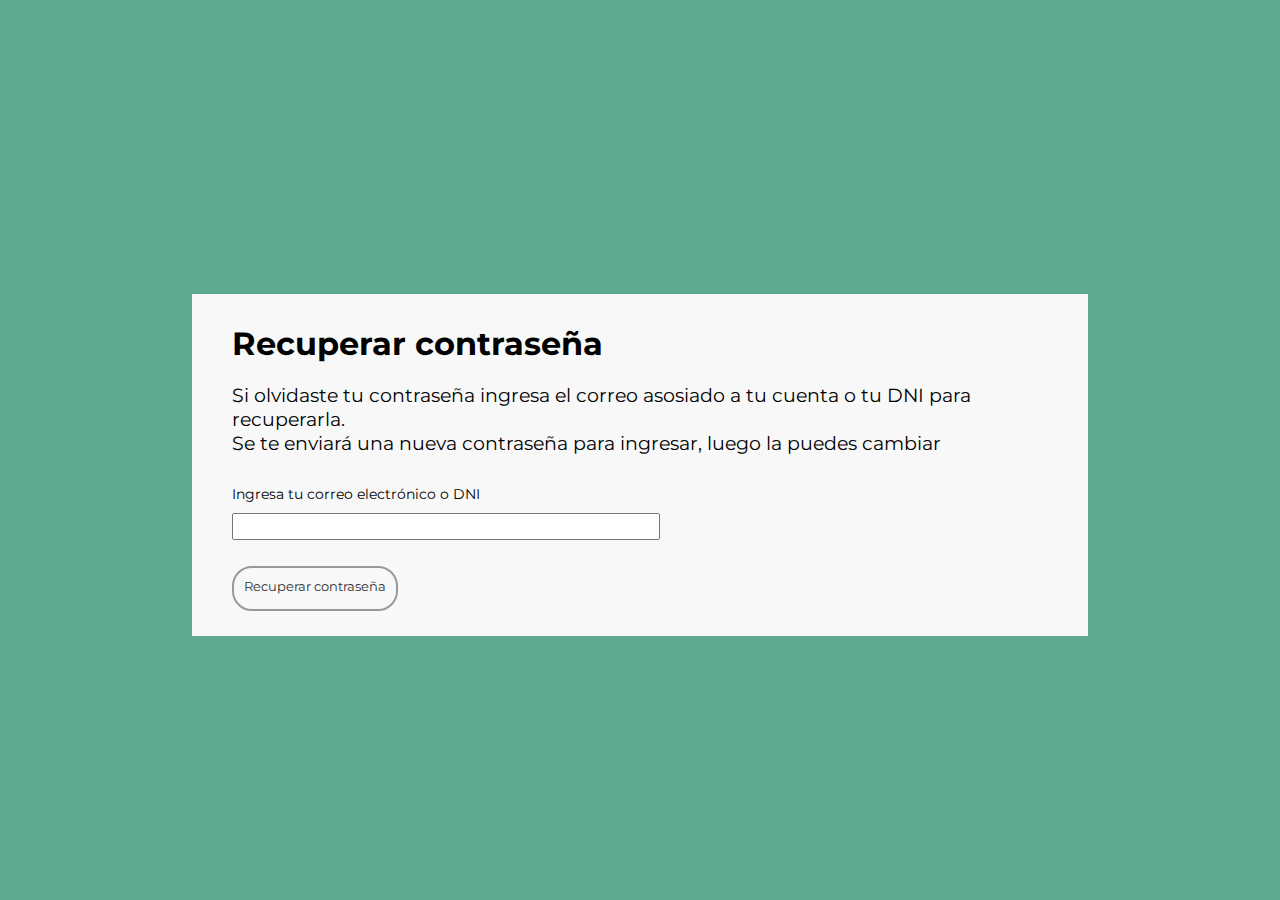
<file: pages/recupContra.html>
<!DOCTYPE html>
<html lang="es">
<head>
    <meta charset="UTF-8">
    <meta name="viewport" content="width=device-width, initial-scale=1.0">
    <title>Recuperar contraseña | Clínica del Código</title>
    <link rel="stylesheet" href="/css/recupContra.css">
    <link
    rel="icon"
    type="image/x-icon"
    href="/assets/Clinic-solution-logo2.jpeg"
  />
    <!--Fonts-->
    <link rel="preconnect" href="https://fonts.googleapis.com">
    <link rel="preconnect" href="https://fonts.gstatic.com" crossorigin>
    <link href="https://fonts.googleapis.com/css2?family=Montserrat:wght@300;400;500;600;700&display=swap" rel="stylesheet">
</head>
<body>
    <div class="contenedor">
        <h2 class="title">Recuperar contraseña</h2>
        <div class="contenedorForm" id="contForm">
            <div class="parrafo">
                <p>Si olvidaste tu contraseña ingresa el correo asosiado a tu cuenta o tu DNI para recuperarla.
                    <br>
                Se te enviará una nueva contraseña para ingresar, luego la puedes cambiar</p>
            </div>
            <div class="datos">
                <form class="formRecuperacion" id="formRec">
                    <label for="datoUsuario">Ingresa tu correo electrónico o DNI</label>
                    <input id="datoUsuario" type="text">
    
                    <input id="recuperar_btn" type="submit" value="Recuperar contraseña">
                    <span class="error" id="errorMail">No existe una cuenta con el correo electrónico ingresado</span>
                    <span class="error" id="errorDNI">No existe una cuenta con el DNI ingresado</span>
                </form>
            </div>
        </div>

        <div class="contenedorMensaje" id="contMensaje">
            <div class="mensajeRecuperacion">
                <p>Hemos enviado un mail al correo asociado a tu cuenta. No olvides revisar tu correo no deseado.</p>
                <br>
                <p>Tienes 30 minutos para recuperar tu cuenta, pasado ese tiempo el mail será inválido y deberás reiniciar el proceso de recuperación</p>

            </div>
            <a href="../pages/login.html" id="volver_btn" type="submit">Volver a Ingresar</a>
        </div>
    </div>

    <script src="../registro-ingresoJS/controladoresVistas/recupContra.js"></script>
</body>
</html>
</file>
<file: administrador.css>
body {
    font-family: Arial, sans-serif;
}

table {
    width: 100%;
    border-collapse: collapse;
    margin-bottom: 20px;
}

th, td {
    border: 1px solid #ddd;
    padding: 8px;
    text-align: left;
}

th {
    background-color: #f2f2f2;
}

button {
    cursor: pointer;
}
</file>
<file: login.css>
*{
    padding: 0;
    margin: 0;
    box-sizing: border-box;
    font-family: 'Montserrat', sans-serif;
}

body{
    display: flex;
    align-items: center;
    justify-content: center;
    height: 100vh;
    background-color: #5ea992;
}

/* Paleta de colores elegida
.color1 { #2c9c76 };
.color2 { #a6dcc9 };
.color3 { #249c74 };
.color4 { #5ea992 };
.color5 { #96c7b8 };
******Agrego color nuevo a la paleta: #999;
*/


/*General contenedor Registrarse*/
.contenedor-infoyform{
    display: flex;
    border-radius: 20px;
    box-shadow: 0 15px 15px rgba(0,0,0, .1);
    height: 500px;
    width: 60%;
    margin: 10px;
    border: solid thin rgba(0,0,0, .1);

    transition: all is ease;
}

/***********Lado izquierdo********************/
/*General Registrarse*/
.informacion{
    width: 40%;
    display: flex;
    align-items: center;
    text-align: center;
    background-color: #a6dcc9;
    border-top-left-radius: 20px;
    border-bottom-left-radius: 20px;
}

.info-hijos{
    width: 100%;
    padding: 0 30px;

    display: flex;
    flex-direction: column;
    justify-content: center;
    align-content: center;
}

.info-hijos h2{
    font-size: 2.5rem;
    color: #333;
}

.info-hijos p{
    margin: 15px 0;
    color: #555;
}

.botones{
    display: flex;
    flex-direction: column;
    justify-content: center;
    align-items: center;
    width: 100%;
}

#registrarme_btn{
    font-size: 0.9rem;
    text-decoration: none;
    margin: 2%;
    padding-top: 1%;
    padding-bottom: 1%;
    width: fit-content;
    align-items: center;

    background-color: #249c74;
    outline: none;
    border: solid 2px #249c74; 
    border-radius: 20px;
    padding: 10px 20px;
    color: white;
    cursor: pointer;
    transition: background-color .3 ease;
}

#ingresar_btn{
    background-color: transparent;
    outline: none;
    border: solid 2px #999; 
    border-radius: 20px;
    padding: 10px 20px;
    color: #333;
    cursor: pointer;
    transition: background-color .3 ease;
}

/*Efecto Hover Botón Registrarse e Ingresar*/
#registrarme_btn:hover{
    background-color: white;
    border: none;
    color: #5ea992;
    box-shadow: 0 2px 5px rgba(0, 0, 0, .1);
}

#ingresar_btn:hover{
    background-color: #999;
    border: none;
    color: #fff;
    box-shadow: 0 2px 5px rgba(0, 0, 0, .1);
}

/***********Lado derecho********************/
.informacion-form{
    display: flex;
    align-items: center;
    justify-content: center;
    border: solid thin #f8f8f8;
    width: 60%;
    text-align: center;
    background-color: #f8f8f8;
    border-top-right-radius: 20px;
    border-bottom-right-radius: 20px;
}

.info-form-title{
    display: flex;
    flex-direction: column;
    justify-content: center;
    align-items: center;
}

#ingresa{
    padding: 0 0 20px 0;
    font-size: 2rem;
}

.parrafosMostrar{
    width: 70%;
}

#parrafoMedico{
    display: none;
}

.form{
    display: flex;
    flex-direction: column;
    align-items: center;
    justify-content: center;

    padding: 20px;
    margin: 0;
}

/*Input Usuario y Contraseña*/
.form label{
    margin-bottom: 15px;
}

.form label, .form input{
    width: 80%;
}

label>input[id="usuario"],
label>input[id="contra"]{
    padding: 0 10px;
    border-radius: 20px;
    box-shadow: 0 2px 5px rgba(0, 0, 0, .1);
}

label input[id="usuario"],
label input[id="contra"]{
    padding: 0 10px;
    border-radius: 20px;
    box-shadow: 0 2px 5px rgba(0, 0, 0, .1);
}

/*Botones opción Paciente o Médico*/
.perfil{
    background-color: white;
    height: 10vh;
    width: 70%;
    margin-bottom: 15px;
    border-radius: 10px;

    display: flex;
    flex-direction: row;
    justify-content: center;
    align-content: center;
    
    overflow: hidden;
}

input[type="radio"]{
    display: none;
}

label[for="paciente"], label[for="medico"]{
    /* display: block; */
    padding-top: 3vh;
    height: 180px;
    width: 50%;
    background: linear-gradient(
        to bottom,
        white 0, white 90px,
        #249c74 90px, #249c74 180px
    );
    
    color: #5ea992;
    transition: 0.5s;
}

input:checked + label{
    cursor: pointer;
    background-position: 0 -90px;
    color: white;
    transition: 0.7s;
}

label[for="paciente"]:hover, label[for="medico"]:hover{
    cursor: pointer;
}


/*Botón recuperar contraseña*/
#recupContra{
    font-size: 0.8rem;
}

/*Botón ingresar*/
#ingresar_btn{
    width: 10vw;
    margin: 20px 20px;
}

/*Error*/
.error{
    display: none;
    color: red;
    font-size: 0.8rem;
}
</file>
<file: recupContra.css>
* {
    padding: 0;
    margin: 0;
    box-sizing: border-box;
    font-family: 'Montserrat', sans-serif;
}

body {
    display: flex;
    align-items: center;
    justify-content: center;
    height: 100vh;
    background-color: white;
}

/* Paleta de colores elegida
.color1 { #2c9c76 };
.color2 { #a6dcc9 };
.color3 { #249c74 };
.color4 { #5ea992 };
.color5 { #96c7b8 };
******Agrego color nuevo a la paleta: #999;
******Agrego color nuevo a la paleta: #f8f8f8;
*/

.contenedor {
    width: 70%;
    height: max-content;
    margin: 0;

    transition: all is ease;

    display: flex;
    flex-direction: column;
}

.title {
    font-size: 2rem;
    background-color: #f8f8f8;
    padding-left: 40px;
    padding-top: 30px;
    margin-top: 30px;
}

#contForm{
    /* display: none; */
    background-color: #f8f8f8;
}

/*1era parte*/
.parrafo{
    background-color: #f8f8f8;
    height: 20%;

    display: flex;
    flex-direction: column;
 
    padding-left: 40px;
    padding-top: 20px;
    padding-bottom: 30px;
}

.parrafo >p{
    /* padding: 2% 8% 2% 0; */
    font-size: 1.2rem;
    text-align: start;
}

/*2da parte*/

/**************************Recuperar contraseña****************************/

.formRecuperacion{
    /* background-color: #f8f8f8; */
    display: flex;
    flex-direction: column;

    width: 100%;
    padding-left: 40px;
}

/*Inputs Datos del nuevo usuario*/
.datos{
    display: flex;
    flex-wrap: wrap;
    justify-content: start;
}

.datoUsuario{
    display: flex;
    flex-direction: row;
    justify-content: center;

    width: 50%;
    padding-right: 3%;
    padding-left: 3%;
}

.formRecuperacion label {
    font-size: 0.9rem;
    padding-bottom: 10px;
}

.formRecuperacion input, .boton{
    height: 3vh;
    padding: 10px;
}

.formRecuperacion label,
#datoUsuario{
    width: 50%;
}


/*Botón recuperar y volver*/
#recuperar_btn, #volver_btn{
    background-color: transparent;
    border: solid 2px #999;
    border-radius: 20px;
    
    width:fit-content;
    height: 5vh;
    margin-top: 3%;
    padding-top: 0.5%;
    padding-bottom: 1%;
    margin-bottom: 3%;
    
    color: #333;
    text-align: center;
    cursor: pointer;
    transition: background-color .3 ease;   
}

/*Efecto Hover Botón Recuperar y Volver*/
#recuperar_btn:hover,
#volver_btn:hover{
    background-color: #999;
    border: none;
    color: #fff;
    box-shadow: 0 2px 5px rgba(0, 0, 0, .1);
    width: fit-content;
    height: 5vh;
    padding-top: 0.5%;
    padding-bottom: 1%;
}

/***********************Luego de hacer click en Recuperar contraseña*********************/
#contMensaje{
    display: none;
    padding-bottom: 30px;
    background-color: #f8f8f8;
}
.mensajeRecuperacion{
    padding-top: 3%;
    padding-left: 5%;
    padding-bottom: 30px;
    
    width: 80%;

    font-size: 0.9rem;
    font-weight: bold;
    font-style: italic;

    
}

#volver_btn{
    margin-left: 5%;
    font-size: 0.9rem;
    padding: 1%;
    text-decoration: none;
}

/*************************ERROR***************************/
.error{
    display: none;
    color: red;
    font-size: 0.8rem;
}
</file>
<file: signin.css>
* {
    padding: 0;
    margin: 0;
    box-sizing: border-box;
    font-family: 'Montserrat', sans-serif;
}

body {
    display: flex;
    align-items: center;
    justify-content: center;
    height: 100vh;
    background-color: #5ea992;
}

/* Paleta de colores elegida
.color1 { #2c9c76 };
.color2 { #a6dcc9 };
.color3 { #249c74 };
.color4 { #5ea992 };
.color5 { #96c7b8 };
******Agrego color nuevo a la paleta: #999;
******Agrego color nuevo a la paleta: #f8f8f8;
*/

.contenedor {
    height: 550px;
    width: 60%;

    margin: 10px;
    border-radius: 20px;
    border: solid thin rgba(0, 0, 0, .1);
    box-shadow: 0 15px 15px rgba(0, 0, 0, .1);

    transition: all is ease;

    display: flex;
    flex-direction: column;
}

/*1era parte*/
.title{
    background-color: #a6dcc9;
    border-top-left-radius: 20px;
    border-top-right-radius: 20px;
    border: solid thin #a6dcc9;
    height: fit-content;

    display: flex;
    flex-direction: row;
    justify-content: center;
    align-items: center;
}

.subtitle {
    padding: 30px 20px 30px 40px;
    font-size: 2rem;

    width: 50%;
    display: flex;

}

.title >p{
    padding: 3% 8% 2% 8%;
    font-size: 1.2rem;

    text-align: center;
    display: flex;
    width: 50%;
}

/*2da parte*/
.parte2{
    background-color: #f8f8f8;
    height: 80%;

    border-bottom-left-radius: 20px;
    border-bottom-right-radius: 20px;
}

/**************************Pacientes****************************/
/* .formPacientes{
    display: none;
} */

.formPacientes, .formMedicos {
    background-color: #f8f8f8;
    border-bottom-left-radius: 20px;
    border-bottom-right-radius: 20px;

    padding: 3%;
}

/*Inputs Datos del nuevo usuario*/
.datos, .datos2{
    display: flex;
    flex-wrap: wrap;
    justify-content: start;
}

.dato{
    display: flex;
    flex-direction: row;
    justify-content: center;

    width: 50%;
    padding-right: 3%;
    padding-left: 3%;
}

.formPacientes label, .formMedicos label {
    font-size: 0.9rem;
    padding: 0 10px 10px 10px;
}

.formPacientes label,
.formPacientes input,
.formMedicos label,
.formMedicos input{
    width: 50%;
}

.formPacientes input,
.formMedicos input{
    height: 3vh;
    padding: 10px;
}

#obraSocial{
    height: 3vh;
}
/*Parrafo aclaración*/
.formPacientes>p,
.formMedicos>p{
    padding-top: 3%;
    padding-left: 5%;
    font-size: 0.9rem;
    font-weight: bold;
    font-style: italic;
}

/*Botones*/
.botones{
    margin-top: 2%;
    padding-left: 5%;

    display: flex;
    flex-direction: row;
}

.botones>div{
    width: 50%;
}

/*Botón registrarse*/
#registrar_btn, 
#registrarM_btn{
    background-color: transparent;
    border: solid 2px #999;
    border-radius: 20px;

    width: 10vw;
    height: 5vh;
    padding-top: 1%;
    padding-bottom: 1%;

    color: #333;
    text-align: center;
    cursor: pointer;
    transition: background-color .3 ease;   
}

/*Efecto Hover Botón Registrarse*/
#registrar_btn:hover,
#registrarM_btn:hover {
    background-color: #999;
    border: none;
    color: #fff;
    box-shadow: 0 2px 5px rgba(0, 0, 0, .1);
    width: 10vw;
}

/*Botones*/
.segundo_btn{
    font-size: 0.8rem;
}
/*Botón Registro del personal*/
.tercer_btn{
    display: flex;
    justify-content: flex-end;
}

#registroPersonal{
    padding-right: 10%;
}

#registroPersonal > span,
#volver > span{
    font-size: 0.8rem;
    width: 100%;
}

/**************************Médicos****************************/
.formMedicos{
    display: none;
}

#titleMed{
    display: none;
}
</file>
<file: css/administrador.css>
body {
    font-family: Arial, sans-serif;
}

table {
    width: 100%;
    border-collapse: collapse;
    margin-bottom: 20px;
}

th, td {
    border: 1px solid #ddd;
    padding: 8px;
    text-align: left;
}

th {
    background-color: #f2f2f2;
}

button {
    cursor: pointer;
}
</file>
<file: css/construccion.css>
body {
    display: flex;
    flex-direction: column;
    align-items: center;
    justify-content: center;
    height: 100vh;
    font-family: Arial, sans-serif;
    background-color: #a6dcc9;
}
h1 {
    font-size: 2.5em;
    margin-bottom: 0.5em;
}
p {
    font-size: 1.1em;
    margin-top: 0;
}
</file>
<file: css/error.css>
body {
	background-color: #a6dcc9;
}

.error {
	text-align: center;
	font-size: 180px;
	font-family: 'Catamaran', sans-serif;
	font-weight: 800;
	margin: 20px 15px;
	height: 800px;
}
.error h1 {
	margin-top: 50px;
}
.error a {
	text-decoration: none;
	color: #C84B31;
	text-shadow: 1px 1px 3px #000;
}
@media (max-width: 768px) {
	 .error span {
		font-size: 80px;
}
}
.error a:hover {
	text-decoration: none;
	color: #C84B31;
	text-shadow: 1px 1px 3px #000;
	font-size: 50px;
}

.titulo {
	color: #C84B31;
	font-weight: bold;
}

.error > span {
	display: inline-block;
	line-height: 0.7;
	position: relative;
	color: #FFB485;
}


.error > span > span {
	display: inline-block;
	position: relative;
}

.error > span:nth-of-type(1) {
	perspective: 1000px;
	perspective-origin: 500% 50%;
	color: #F0E395;
}

.error > span:nth-of-type(1) > span {
	transform-origin: 50% 100% 0px;
	transform: rotateX(0);
	animation: easyoutelastic 8s infinite;
}

.error > span:nth-of-type(3) {
	perspective: none;
	perspective-origin: 50% 50%;
	color: #D15C95;
}

.error > span:nth-of-type(3) > span {
	transform-origin: 100% 100% 0px;
	transform: rotate(0deg);
	animation: rotatedrop 8s infinite;
}

@keyframes easyoutelastic {
	0% {
		transform: rotateX(0);
	}
	9% {
		transform: rotateX(210deg);
	}
	13% {
		transform: rotateX(150deg);
	}
	16% {
		transform: rotateX(200deg);
	}
	18% {
		transform: rotateX(170deg);
	}
	20% {
		transform: rotateX(180deg);
	}
	60% {
		transform: rotateX(180deg);
	}
	80% {
		transform: rotateX(0);
	}
	100% {
		transform: rotateX(0);
	}
}

@keyframes rotatedrop {
	0% {
		transform: rotate(0);
	}
	10% {
		transform: rotate(30deg);
	}
	15% {
		transform: rotate(90deg);
	}
	70% {
		transform: rotate(90deg);
	}
	80% {
		transform: rotate(0);
	}
	100% {
		transform: rotateX(0);
	}
}
</file>
<file: css/login.css>
*{
    padding: 0;
    margin: 0;
    box-sizing: border-box;
    font-family: 'Montserrat', sans-serif;
}

body{
    display: flex;
    align-items: center;
    justify-content: center;
    height: 100vh;
    background-color: #5ea992;
}

/* Paleta de colores elegida
.color1 { #2c9c76 };
.color2 { #a6dcc9 };
.color3 { #249c74 };
.color4 { #5ea992 };
.color5 { #96c7b8 };
******Agrego color nuevo a la paleta: #999;
*/


/*General contenedor Registrarse*/
.contenedor-infoyform{
    display: flex;
    border-radius: 20px;
    box-shadow: 0 15px 15px rgba(0,0,0, .1);
    height: 500px;
    width: 60%;
    margin: 10px;
    border: solid thin rgba(0,0,0, .1);

    transition: all is ease;
}

/***********Lado izquierdo********************/
/*General Registrarse*/
.informacion{
    width: 40%;
    display: flex;
    align-items: center;
    text-align: center;
    background-color: #a6dcc9;
    border-top-left-radius: 20px;
    border-bottom-left-radius: 20px;
}

.info-hijos{
    width: 100%;
    padding: 0 30px;

    display: flex;
    flex-direction: column;
    justify-content: center;
    align-content: center;
}

.info-hijos h2{
    font-size: 2.5rem;
    color: #333;
}

.info-hijos p{
    margin: 15px 0;
    color: #555;
}

.botones{
    display: flex;
    flex-direction: column;
    justify-content: center;
    align-items: center;
    width: 100%;
}

#registrarme_btn{
    font-size: 0.9rem;
    text-decoration: none;
    margin: 2%;
    padding-top: 1%;
    padding-bottom: 1%;
    width: fit-content;
    align-items: center;

    background-color: #249c74;
    outline: none;
    border: solid 2px #249c74; 
    border-radius: 20px;
    padding: 10px 20px;
    color: white;
    cursor: pointer;
    transition: background-color .3 ease;
}

#ingresar_btn{
    background-color: transparent;
    outline: none;
    border: solid 2px #999; 
    border-radius: 20px;
    padding: 10px 20px;
    color: #333;
    cursor: pointer;
    transition: background-color .3 ease;
}

/*Efecto Hover Botón Registrarse e Ingresar*/
#registrarme_btn:hover{
    background-color: white;
    border: none;
    color: #5ea992;
    box-shadow: 0 2px 5px rgba(0, 0, 0, .1);
}

#ingresar_btn:hover{
    background-color: #999;
    border: none;
    color: #fff;
    box-shadow: 0 2px 5px rgba(0, 0, 0, .1);
}

/***********Lado derecho********************/
.informacion-form{
    display: flex;
    align-items: center;
    justify-content: center;
    border: solid thin #f8f8f8;
    width: 60%;
    text-align: center;
    background-color: #f8f8f8;
    border-top-right-radius: 20px;
    border-bottom-right-radius: 20px;
}

.info-form-title{
    display: flex;
    flex-direction: column;
    justify-content: center;
    align-items: center;
}

#ingresa{
    padding: 0 0 20px 0;
    font-size: 2rem;
}

.parrafosMostrar{
    width: 70%;
}

#parrafoMedico{
    display: none;
}

.form{
    display: flex;
    flex-direction: column;
    align-items: center;
    justify-content: center;

    padding: 20px;
    margin: 0;
}

/*Input Usuario y Contraseña*/
.form label{
    margin-bottom: 15px;
}

.form label, .form input{
    width: 80%;
}

label>input[id="usuario"],
label>input[id="contra"]{
    padding: 0 10px;
    border-radius: 20px;
    box-shadow: 0 2px 5px rgba(0, 0, 0, .1);
}

label input[id="usuario"],
label input[id="contra"]{
    padding: 0 10px;
    border-radius: 20px;
    box-shadow: 0 2px 5px rgba(0, 0, 0, .1);
}

/*Botones opción Paciente o Médico*/
.perfil{
    background-color: white;
    height: 10vh;
    width: 70%;
    margin-bottom: 15px;
    border-radius: 10px;

    display: flex;
    flex-direction: row;
    justify-content: center;
    align-content: center;
    
    overflow: hidden;
}

input[type="radio"]{
    display: none;
}

label[for="paciente"], label[for="medico"]{
    /* display: block; */
    padding-top: 3vh;
    height: 180px;
    width: 50%;
    background: linear-gradient(
        to bottom,
        white 0, white 90px,
        #249c74 90px, #249c74 180px
    );
    
    color: #5ea992;
    transition: 0.5s;
}

input:checked + label{
    cursor: pointer;
    background-position: 0 -90px;
    color: white;
    transition: 0.7s;
}

label[for="paciente"]:hover, label[for="medico"]:hover{
    cursor: pointer;
}


/*Botón recuperar contraseña*/
#recupContra{
    font-size: 0.8rem;
}

/*Botón ingresar*/
#ingresar_btn{
    width: 10vw;
    margin: 20px 20px;
}

/*Error*/
.error{
    display: none;
    color: red;
    font-size: 0.8rem;
}
</file>
<file: css/medicos.css>
header {
    text-align: left;
    font-family: Arial Black;
    font-weight: bold;
    font-size: 30px;
    color: #2c9c76;
    text-shadow: -1px 0 #000, 0 1px #000, 1px 0 #000, 0 -1px #000;
    background-color: #96c7b8;
    padding: 5%;
    height: 150px;
    display: flex;
    align-items: center;
    border-color: #000;
    border: 4px;
    animation: changeColor 10s infinite;
    margin-bottom: 20px;
  }

  @keyframes changeColor {
    0% { background-color: #249c74; }
    33% { background-color: #5ea992; }
    66% { background-color: #96c7b8; }
    100% { background-color: #249c74; }
  }

  .card {
    margin: 10px; /* Agrega 10px de margen inferior */
    opacity: 0; /* Inicialmente, las tarjetas tienen opacidad 0 */
    transform: translateY(-20px); /* Inicialmente, las tarjetas se mueven hacia arriba 20px */
    transition: opacity 0.3s ease, transform 0.3s ease; /* Transición suave de opacidad y transformación */
  }
  .visible {
    opacity: 1 !important; /* Cuando la clase 'visible' está presente, las tarjetas tienen opacidad 1 */
    transform: translateY(0) !important; /* Cuando la clase 'visible' está presente, las tarjetas vuelven a su posición original */
  }

h1 {margin: 10px;}
</file>
<file: css/recupContra.css>
* {
    padding: 0;
    margin: 0;
    box-sizing: border-box;
    font-family: 'Montserrat', sans-serif;
}

body {
    display: flex;
    align-items: center;
    justify-content: center;
    height: 100vh;
    background-color: #5ea992;
}

/* Paleta de colores elegida
.color1 { #2c9c76 };
.color2 { #a6dcc9 };
.color3 { #249c74 };
.color4 { #5ea992 };
.color5 { #96c7b8 };
******Agrego color nuevo a la paleta: #999;
******Agrego color nuevo a la paleta: #f8f8f8;
*/

.contenedor {
    width: 70%;
    height: max-content;
    margin: 0;

    transition: all is ease;

    display: flex;
    flex-direction: column;
}

.title {
    font-size: 2rem;
    background-color: #f8f8f8;
    padding-left: 40px;
    padding-top: 30px;
    margin-top: 30px;
}

#contForm{
    /* display: none; */
    background-color: #f8f8f8;
}

/*1era parte*/
.parrafo{
    background-color: #f8f8f8;
    height: 20%;

    display: flex;
    flex-direction: column;
 
    padding-left: 40px;
    padding-top: 20px;
    padding-bottom: 30px;
}

.parrafo >p{
    /* padding: 2% 8% 2% 0; */
    font-size: 1.2rem;
    text-align: start;
}

/*2da parte*/

/**************************Recuperar contraseña****************************/

.formRecuperacion{
    /* background-color: #f8f8f8; */
    display: flex;
    flex-direction: column;

    width: 100%;
    padding-left: 40px;
}

/*Inputs Datos del nuevo usuario*/
.datos{
    display: flex;
    flex-wrap: wrap;
    justify-content: start;
}

.datoUsuario{
    display: flex;
    flex-direction: row;
    justify-content: center;

    width: 50%;
    padding-right: 3%;
    padding-left: 3%;
}

.formRecuperacion label {
    font-size: 0.9rem;
    padding-bottom: 10px;
}

.formRecuperacion input, .boton{
    height: 3vh;
    padding: 10px;
}

.formRecuperacion label,
#datoUsuario{
    width: 50%;
}


/*Botón recuperar y volver*/
#recuperar_btn, #volver_btn{
    background-color: transparent;
    border: solid 2px #999;
    border-radius: 20px;
    
    width:fit-content;
    height: 5vh;
    margin-top: 3%;
    padding-top: 0.5%;
    padding-bottom: 1%;
    margin-bottom: 3%;
    
    color: #333;
    text-align: center;
    cursor: pointer;
    transition: background-color .3 ease;   
}

/*Efecto Hover Botón Recuperar y Volver*/
#recuperar_btn:hover,
#volver_btn:hover{
    background-color: #999;
    border: none;
    color: #fff;
    box-shadow: 0 2px 5px rgba(0, 0, 0, .1);
    width: fit-content;
    height: 5vh;
    padding-top: 0.5%;
    padding-bottom: 1%;
}

/***********************Luego de hacer click en Recuperar contraseña*********************/
#contMensaje{
    display: none;
    padding-bottom: 30px;
    background-color: #f8f8f8;
}
.mensajeRecuperacion{
    padding-top: 3%;
    padding-left: 5%;
    padding-bottom: 30px;
    
    width: 80%;

    font-size: 0.9rem;
    font-weight: bold;
    font-style: italic;

    
}

#volver_btn{
    margin-left: 5%;
    font-size: 0.9rem;
    padding: 1%;
    text-decoration: none;
}

/*************************ERROR***************************/
.error{
    display: none;
    color: red;
    font-size: 0.8rem;
}
</file>
